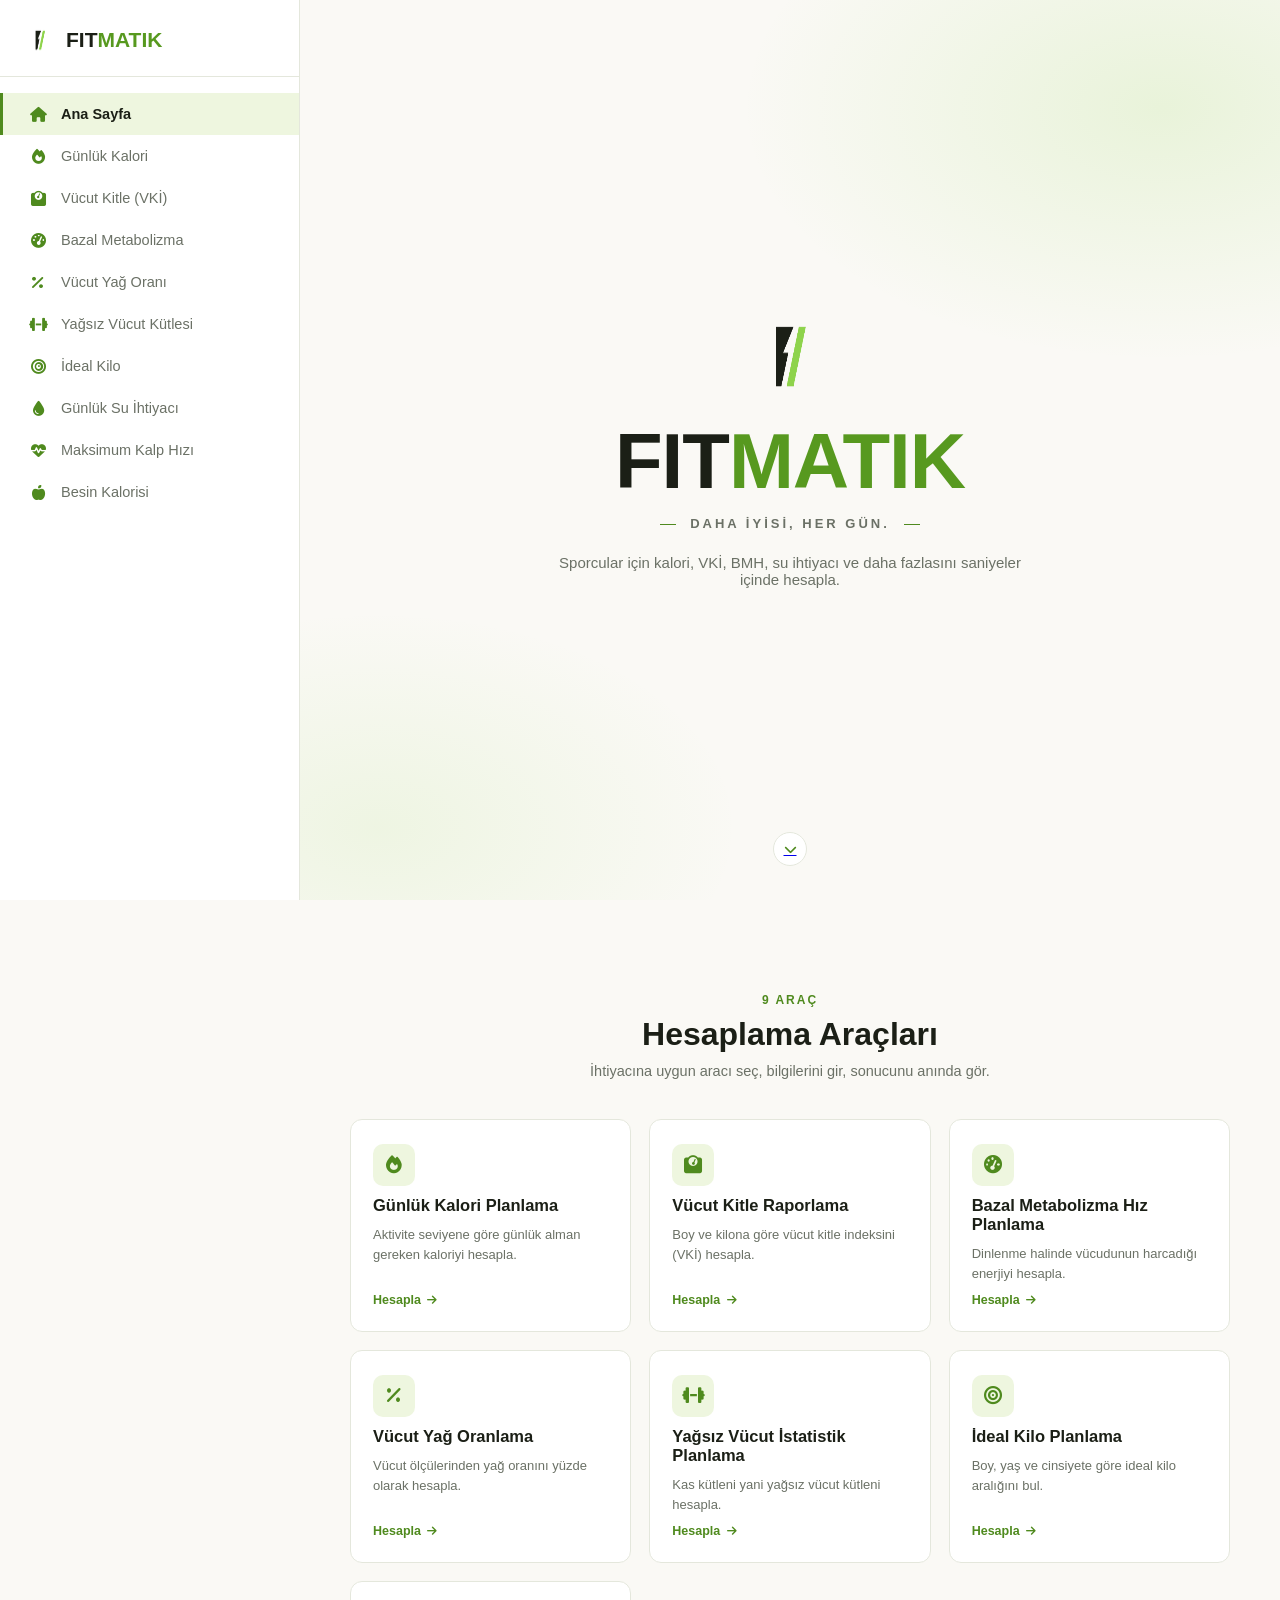
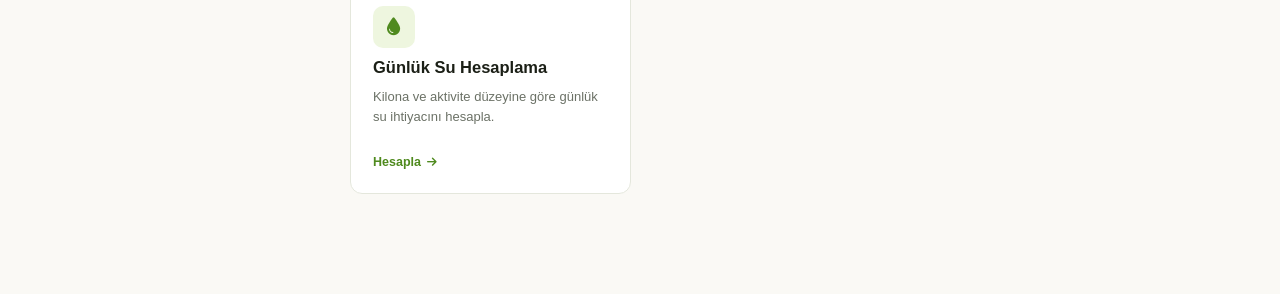
<file: index.html>
<!DOCTYPE html>
<html lang="tr">
<head>
<meta charset="UTF-8">
<meta name="viewport" content="width=device-width, initial-scale=1.0">
<title>Fitmatik — Daha iyisi, her gün.</title>
<link rel="stylesheet" href="https://cdnjs.cloudflare.com/ajax/libs/font-awesome/6.5.1/css/all.min.css">
<link rel="stylesheet" href="style.css">
</head>
<body>
  <div class="sidebar">
    <div class="logo-alan">
      <img src="logo.png" class="logo-sol">
      <span class="logo-yazi">FIT<span class="yesil">MATIK</span></span>
    </div>
    <ul class="menu">
      <li><a href="index.html" class="aktif"><i class="fa-solid fa-house"></i>Ana Sayfa</a></li>
      <li><a href="gunlukkalori/gunlukkalori.html"><i class="fa-solid fa-fire"></i>Günlük Kalori</a></li>
      <li><a href="vki/vki.html"><i class="fa-solid fa-weight-scale"></i>Vücut Kitle (VKİ)</a></li>
      <li><a href="bmh/bmh.html"><i class="fa-solid fa-gauge-high"></i>Bazal Metabolizma</a></li>
      <li><a href="yag-orani/yag-orani.html"><i class="fa-solid fa-percent"></i>Vücut Yağ Oranı</a></li>
      <li><a href="yagsiz-kutle/yagsiz-kutle.html"><i class="fa-solid fa-dumbbell"></i>Yağsız Vücut Kütlesi</a></li>
      <li><a href="ideal-kilo/ideal-kilo.html"><i class="fa-solid fa-bullseye"></i>İdeal Kilo</a></li>
      <li><a href="su-ihtiyaci/su-ihtiyaci.html"><i class="fa-solid fa-droplet"></i>Günlük Su İhtiyacı</a></li>
      <li><a href="kalp-hizi/kalp-hizi.html"><i class="fa-solid fa-heart-pulse"></i>Maksimum Kalp Hızı</a></li>
      <li><a href="besin-kalorisi/besin-kalorisi.html"><i class="fa-solid fa-apple-whole"></i>Besin Kalorisi</a></li>
    </ul>
  </div>
  <div class="icerik">
    <div class="hero">
      <div class="hero-ic">
              <img src="logo.png" class="logo-orta">
        <h1 class="hero-baslik">FIT<span class="yesil">MATIK</span></h1>
        <p class="slogan">Daha iyisi, her gün.</p>
        <p class="hero-aciklama">Sporcular için kalori, VKİ, BMH, su ihtiyacı ve daha fazlasını saniyeler içinde hesapla.</p>
      </div>
      <a href="#araclar" class="asagi-ok">
        <i class="fa-solid fa-chevron-down"></i>
      </a>
    </div>
    <div class="araclar" id="araclar">
      <div class="baslik-alan">
        <span class="etiket">9 ARAÇ</span>
        <h2>Hesaplama Araçları</h2>
        <p>İhtiyacına uygun aracı seç, bilgilerini gir, sonucunu anında gör.</p>
      </div>
      <div class="grid">
        <a href="gunlukkalori/gunlukkalori.html" class="kart">
          <div class="kart-ikon"><i class="fa-solid fa-fire"></i></div>
          <h3>Günlük Kalori Planlama</h3>
          <p>Aktivite seviyene göre günlük alman gereken kaloriyi hesapla.</p>
          <span class="kart-link">Hesapla <i class="fa-solid fa-arrow-right"></i></span>
        </a>
        <a href="vki/vki.html" class="kart">
          <div class="kart-ikon"><i class="fa-solid fa-weight-scale"></i></div>
          <h3>Vücut Kitle Raporlama</h3>
          <p>Boy ve kilona göre vücut kitle indeksini (VKİ) hesapla.</p>
          <span class="kart-link">Hesapla <i class="fa-solid fa-arrow-right"></i></span>
        </a>
        <a href="bmh/bmh.html" class="kart">
          <div class="kart-ikon"><i class="fa-solid fa-gauge-high"></i></div>
          <h3>Bazal Metabolizma Hız Planlama</h3>
          <p>Dinlenme halinde vücudunun harcadığı enerjiyi hesapla.</p>
          <span class="kart-link">Hesapla <i class="fa-solid fa-arrow-right"></i></span>
        </a>
        <a href="yag-orani/yag-orani.html" class="kart">
          <div class="kart-ikon"><i class="fa-solid fa-percent"></i></div>
          <h3>Vücut Yağ Oranlama</h3>
          <p>Vücut ölçülerinden yağ oranını yüzde olarak hesapla.</p>
          <span class="kart-link">Hesapla <i class="fa-solid fa-arrow-right"></i></span>
        </a>
        <a href="yagsiz-kutle/yagsiz-kutle.html" class="kart">
          <div class="kart-ikon"><i class="fa-solid fa-dumbbell"></i></div>
          <h3>Yağsız Vücut İstatistik Planlama</h3>
          <p>Kas kütleni yani yağsız vücut kütleni hesapla.</p>
          <span class="kart-link">Hesapla <i class="fa-solid fa-arrow-right"></i></span>
        </a>
        <a href="ideal-kilo/ideal-kilo.html" class="kart">
          <div class="kart-ikon"><i class="fa-solid fa-bullseye"></i></div>
          <h3>İdeal Kilo Planlama</h3>
          <p>Boy, yaş ve cinsiyete göre ideal kilo aralığını bul.</p>
          <span class="kart-link">Hesapla <i class="fa-solid fa-arrow-right"></i></span>
        </a>
        <a href="su-ihtiyaci/su-ihtiyaci.html" class="kart">
          <div class="kart-ikon"><i class="fa-solid fa-droplet"></i></div>
          <h3>Günlük Su Hesaplama</h3>
          <p>Kilona ve aktivite düzeyine göre günlük su ihtiyacını hesapla.</p>
          <span class="kart-link">Hesapla <i class="fa-solid fa-arrow-right"></i></span>
        </a>
        <a href="kalp-hizi/kalp-hizi.html" class="kart">
          <div class="kart-ikon"><i class="fa-solid fa-heart-pulse"></i></div>
          <h3>Maksimum Kalp Hızı Planlama</h3>
          <p>Yaşına göre maksimum ve hedef kalp hızı aralığını hesapla.</p>
          <span class="kart-link">Hesapla <i class="fa-solid fa-arrow-right"></i></span>
        </a>
        <a href="besin-kalorisi/besin-kalorisi.html" class="kart">
          <div class="kart-ikon"><i class="fa-solid fa-apple-whole"></i></div>
          <h3>Besin Kalorisi</h3>
          <p>Yediğin besinlerin kalori ve makro değerlerini sorgula.</p>
          <span class="kart-link">Hesapla <i class="fa-solid fa-arrow-right"></i></span>
        </a>
      </div>
    </div>
  </div>
  <script src="script.js"></script>
</body>
</html>
</file>
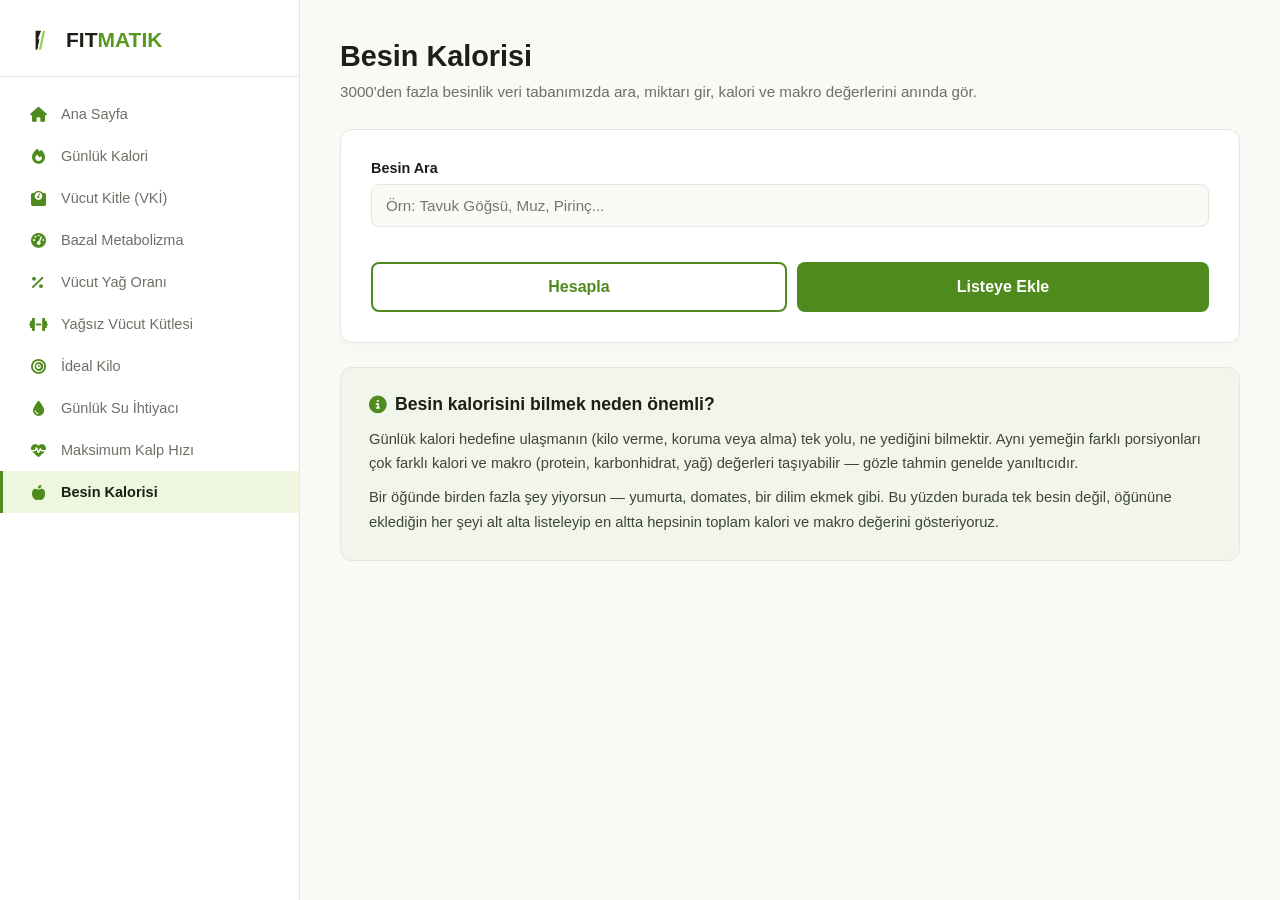
<file: besin-kalorisi/besin-kalorisi.html>
<!DOCTYPE html>
<html lang="tr">
<head>
<meta charset="UTF-8">
<meta name="viewport" content="width=device-width, initial-scale=1.0">
<title>Fitmatik — Besin Kalorisi</title>
<link rel="stylesheet" href="https://cdnjs.cloudflare.com/ajax/libs/font-awesome/6.5.1/css/all.min.css">
<link rel="stylesheet" href="besin-kalorisi.css">
</head>
<body>
  <div class="sidebar">
    <div class="logo-alan">
      <img src="../logo.png" class="logo-sol" alt="Fitmatik Logo">
      <span class="logo-yazi">FIT<span class="yesil">MATIK</span></span>
    </div>
    <ul class="menu">
      <li><a href="../index.html"><i class="fa-solid fa-house"></i>Ana Sayfa</a></li>
      <li><a href="../gunlukkalori/gunlukkalori.html"><i class="fa-solid fa-fire"></i>Günlük Kalori</a></li>
      <li><a href="../vki/vki.html"><i class="fa-solid fa-weight-scale"></i>Vücut Kitle (VKİ)</a></li>
      <li><a href="../bmh/bmh.html"><i class="fa-solid fa-gauge-high"></i>Bazal Metabolizma</a></li>
      <li><a href="../yag-orani/yag-orani.html"><i class="fa-solid fa-percent"></i>Vücut Yağ Oranı</a></li>
      <li><a href="../yagsiz-kutle/yagsiz-kutle.html"><i class="fa-solid fa-dumbbell"></i>Yağsız Vücut Kütlesi</a></li>
      <li><a href="../ideal-kilo/ideal-kilo.html"><i class="fa-solid fa-bullseye"></i>İdeal Kilo</a></li>
      <li><a href="../su-ihtiyaci/su-ihtiyaci.html"><i class="fa-solid fa-droplet"></i>Günlük Su İhtiyacı</a></li>
      <li><a href="../kalp-hizi/kalp-hizi.html"><i class="fa-solid fa-heart-pulse"></i>Maksimum Kalp Hızı</a></li>
      <li><a href="#" class="aktif"><i class="fa-solid fa-apple-whole"></i>Besin Kalorisi</a></li>
    </ul>
  </div>
  <main class="ana-icerik">
    <header class="sayfa-basligi">
      <h1 class="baslik">Besin Kalorisi</h1>
      <p class="aciklama">3000'den fazla besinlik veri tabanımızda ara, miktarı gir, kalori ve makro değerlerini anında gör.</p>
    </header>
    <section class="hesaplama-kutusu">

      <div class="form-grubu">
        <label for="aramaKutusu">Besin Ara</label>
        <input type="text" id="aramaKutusu" placeholder="Örn: Tavuk Göğsü, Muz, Pirinç..." autocomplete="off">
      </div>

      <div id="aramaSonuclari" class="arama-sonuclari"></div>

      <div id="miktarAlani" class="form-satiri gizli">
        <div class="form-grubu">
          <label>Seçili Besin</label>
          <p id="seciliBesinAdi" class="secili-besin">-</p>
        </div>

        <div class="form-grubu">
          <label>Ölçü Birimi</label>
          <div id="birimSecimi" class="birim-secimi gizli">
            <button type="button" class="birim-btn aktif-birim" data-birim="gram">Gram</button>
            <button type="button" class="birim-btn" data-birim="adet">Adet</button>
          </div>
        </div>

        <div class="form-grubu" id="gramGrubu">
          <label for="miktar">Miktar (gram)</label>
          <input type="number" id="miktar" placeholder="Örn: 150" min="1" value="100">
        </div>

        <div class="form-grubu gizli" id="adetGrubu">
          <label for="adetSayisi">Adet</label>
          <input type="number" id="adetSayisi" placeholder="Örn: 2" min="1" step="1" value="1">
        </div>
      </div>

      <div id="butonGrubu" class="buton-grubu gizli">
        <button id="hesaplaBtn" class="ikinci-buton" type="button">Hesapla</button>
        <button id="ekleBtn" class="hesapla-butonu" type="button">Listeye Ekle</button>
      </div>

      <div id="tekSonuc" class="sonuc-alani gizli"></div>

      <div id="ogunListesi" class="ogun-listesi gizli">
        <h3>Eklediklerin</h3>
        <div id="ogunSatirlari"></div>

        <div class="ogun-toplam-satiri">
          <span>TOPLAM</span>
          <span id="toplamKalori">0 kcal</span>
        </div>
        <div class="ogun-detay-toplam">
          <span>Protein: <b id="toplamProtein">0g</b></span>
          <span>Karbonhidrat: <b id="toplamKarb">0g</b></span>
          <span>Yağ: <b id="toplamYag">0g</b></span>
          <span>Lif: <b id="toplamLif">0g</b></span>
        </div>
        <button id="temizleBtn" class="temizle-butonu" type="button">Listeyi Temizle</button>
      </div>
    </section>

    <section class="bilgi-kutusu">
      <h2><i class="fa-solid fa-circle-info"></i>Besin kalorisini bilmek neden önemli?</h2>
      <p>Günlük kalori hedefine ulaşmanın (kilo verme, koruma veya alma) tek yolu, ne yediğini bilmektir. Aynı yemeğin farklı porsiyonları çok farklı kalori ve makro (protein, karbonhidrat, yağ) değerleri taşıyabilir — gözle tahmin genelde yanıltıcıdır.</p>
      <p>Bir öğünde birden fazla şey yiyorsun — yumurta, domates, bir dilim ekmek gibi. Bu yüzden burada tek besin değil, öğününe eklediğin her şeyi alt alta listeleyip en altta hepsinin toplam kalori ve makro değerini gösteriyoruz.</p>
    </section>

  </main>
  <script src="besin-veri.js"></script>
  <script src="besin-kalorisi.js"></script>
</body>
</html>
</file>
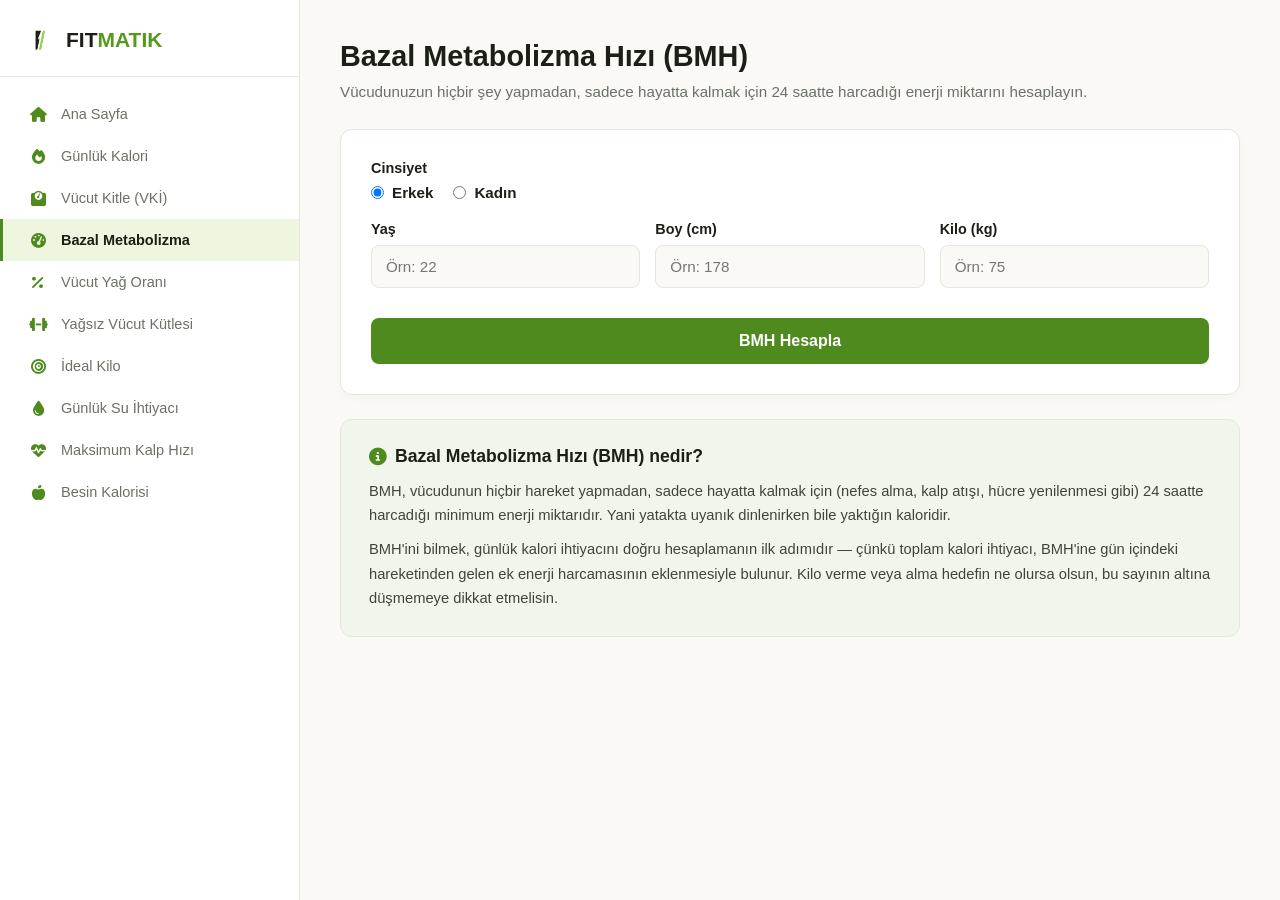
<file: bmh/bmh.html>
<!DOCTYPE html>
<html lang="tr">
<head>
<meta charset="UTF-8">
<meta name="viewport" content="width=device-width, initial-scale=1.0">
<title>Fitmatik — Bazal Metabolizma Hızı</title>
<link rel="stylesheet" href="https://cdnjs.cloudflare.com/ajax/libs/font-awesome/6.5.1/css/all.min.css">
<link rel="stylesheet" href="bmh.css">
</head>
<body>
  <div class="sidebar">
    <div class="logo-alan">
      <img src="../logo.png" class="logo-sol" alt="Fitmatik Logo">
      <span class="logo-yazi">FIT<span class="yesil">MATIK</span></span>
    </div>
    <ul class="menu">
      <li><a href="../index.html"><i class="fa-solid fa-house"></i>Ana Sayfa</a></li>
      <li><a href="../gunlukkalori/gunlukkalori.html"><i class="fa-solid fa-fire"></i>Günlük Kalori</a></li>
      <li><a href="../vki/vki.html"><i class="fa-solid fa-weight-scale"></i>Vücut Kitle (VKİ)</a></li>
      <li><a href="#" class="aktif"><i class="fa-solid fa-gauge-high"></i>Bazal Metabolizma</a></li>
      <li><a href="../yag-orani/yag-orani.html"><i class="fa-solid fa-percent"></i>Vücut Yağ Oranı</a></li>
      <li><a href="../yagsiz-kutle/yagsiz-kutle.html"><i class="fa-solid fa-dumbbell"></i>Yağsız Vücut Kütlesi</a></li>
      <li><a href="../ideal-kilo/ideal-kilo.html"><i class="fa-solid fa-bullseye"></i>İdeal Kilo</a></li>
      <li><a href="../su-ihtiyaci/su-ihtiyaci.html"><i class="fa-solid fa-droplet"></i>Günlük Su İhtiyacı</a></li>
      <li><a href="../kalp-hizi/kalp-hizi.html"><i class="fa-solid fa-heart-pulse"></i>Maksimum Kalp Hızı</a></li>
      <li><a href="../besin-kalorisi/besin-kalorisi.html"><i class="fa-solid fa-apple-whole"></i>Besin Kalorisi</a></li>
    </ul>
  </div>
  <main class="ana-icerik">
    <header class="sayfa-basligi">
      <h1 class="baslik">Bazal Metabolizma Hızı (BMH)</h1>
      <p class="aciklama">Vücudunuzun hiçbir şey yapmadan, sadece hayatta kalmak için 24 saatte harcadığı enerji miktarını hesaplayın.</p>
    </header>
    <section class="hesaplama-kutusu">
      <form id="bmhFormu">
        <div class="form-grubu">
          <label>Cinsiyet</label>
          <div class="cinsiyet-secimi">
            <label><input type="radio" name="cinsiyet" value="erkek" checked> Erkek</label>
            <label><input type="radio" name="cinsiyet" value="kadin"> Kadın</label>
          </div>
        </div>
        <div class="form-satiri">
          <div class="form-grubu">
            <label for="yas">Yaş</label>
            <input type="number" id="yas" placeholder="Örn: 22" min="10" max="120" required>
          </div>
          <div class="form-grubu">
            <label for="boy">Boy (cm)</label>
            <input type="number" id="boy" placeholder="Örn: 178" min="50" max="250" required>
          </div>
          <div class="form-grubu">
            <label for="kilo">Kilo (kg)</label>
            <input type="number" id="kilo" placeholder="Örn: 75" min="20" max="300" step="0.1" required>
          </div>
        </div>
        <button type="submit" class="hesapla-butonu">BMH Hesapla</button>
      </form>
      <div id="sonuclar" class="sonuc-alani gizli"></div>
    </section>

    <section class="bilgi-kutusu">
      <h2><i class="fa-solid fa-circle-info"></i>Bazal Metabolizma Hızı (BMH) nedir?</h2>
      <p>BMH, vücudunun hiçbir hareket yapmadan, sadece hayatta kalmak için (nefes alma, kalp atışı, hücre yenilenmesi gibi) 24 saatte harcadığı minimum enerji miktarıdır. Yani yatakta uyanık dinlenirken bile yaktığın kaloridir.</p>
      <p>BMH'ini bilmek, günlük kalori ihtiyacını doğru hesaplamanın ilk adımıdır — çünkü toplam kalori ihtiyacı, BMH'ine gün içindeki hareketinden gelen ek enerji harcamasının eklenmesiyle bulunur. Kilo verme veya alma hedefin ne olursa olsun, bu sayının altına düşmemeye dikkat etmelisin.</p>
    </section>

  </main>
  <script src="bmh.js"></script>
</body>
</html>
</file>
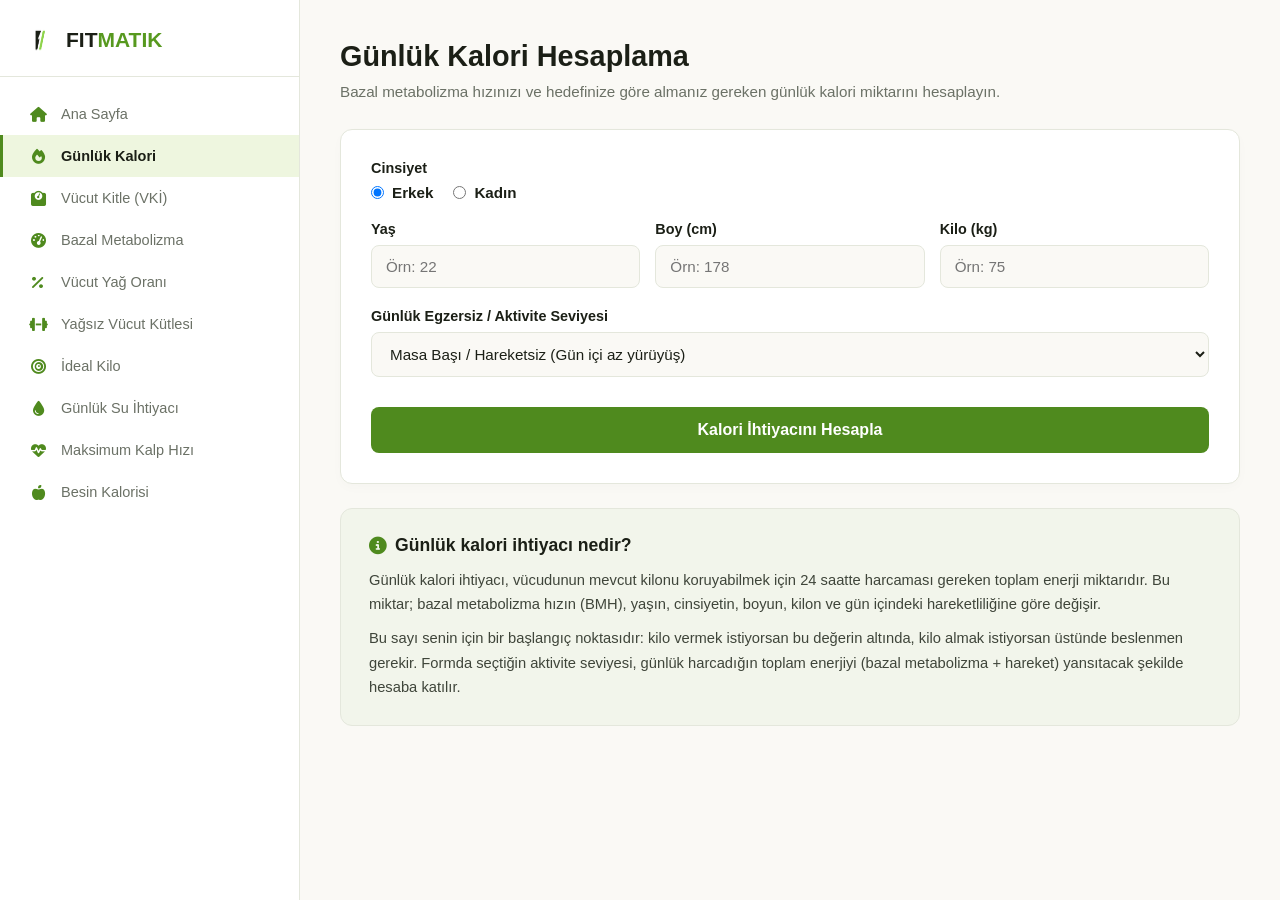
<file: gunlukkalori/gunlukkalori.html>
<!DOCTYPE html>
<html lang="tr">
<head>
<meta charset="UTF-8">
<meta name="viewport" content="width=device-width, initial-scale=1.0">
<title>Fitmatik — Daha iyisi, her gün.</title>
<link rel="stylesheet" href="https://cdnjs.cloudflare.com/ajax/libs/font-awesome/6.5.1/css/all.min.css">
<link rel="stylesheet" href="gunlukkalori.css">
</head>
<body>
  <div class="sidebar">
    <div class="logo-alan">
      <img src="../logo.png" class="logo-sol">
      <span class="logo-yazi">FIT<span class="yesil">MATIK</span></span>
    </div>
    <ul class="menu">
      <li><a href="../index.html"><i class="fa-solid fa-house"></i>Ana Sayfa</a></li>
      <li><a href="#" class="aktif"><i class="fa-solid fa-fire"></i>Günlük Kalori</a></li>
      <li><a href="../vki/vki.html"><i class="fa-solid fa-weight-scale"></i>Vücut Kitle (VKİ)</a></li>
      <li><a href="../bmh/bmh.html"><i class="fa-solid fa-gauge-high"></i>Bazal Metabolizma</a></li>
      <li><a href="../yag-orani/yag-orani.html"><i class="fa-solid fa-percent"></i>Vücut Yağ Oranı</a></li>
      <li><a href="../yagsiz-kutle/yagsiz-kutle.html"><i class="fa-solid fa-dumbbell"></i>Yağsız Vücut Kütlesi</a></li>
      <li><a href="../ideal-kilo/ideal-kilo.html"><i class="fa-solid fa-bullseye"></i>İdeal Kilo</a></li>
      <li><a href="../su-ihtiyaci/su-ihtiyaci.html"><i class="fa-solid fa-droplet"></i>Günlük Su İhtiyacı</a></li>
      <li><a href="../kalp-hizi/kalp-hizi.html"><i class="fa-solid fa-heart-pulse"></i>Maksimum Kalp Hızı</a></li>
      <li><a href="../besin-kalorisi/besin-kalorisi.html"><i class="fa-solid fa-apple-whole"></i>Besin Kalorisi</a></li>
    </ul>
  </div>
  <main class="ana-icerik">
    <header class="sayfa-basligi">
      <h1 class="baslik">Günlük Kalori Hesaplama</h1>
      <p class="aciklama">Bazal metabolizma hızınızı ve hedefinize göre almanız gereken günlük kalori miktarını hesaplayın.</p>
    </header>
    <section class="hesaplama-kutusu">
      <form id="kaloriFormu">
        <div class="form-grubu">
          <label>Cinsiyet</label>
          <div class="cinsiyet-secimi">
            <label><input type="radio" name="cinsiyet" value="erkek" checked> Erkek</label>
            <label><input type="radio" name="cinsiyet" value="kadin"> Kadın</label>
          </div>
        </div>
        <div class="form-satiri">
          <div class="form-grubu">
            <label for="yas">Yaş</label>
            <input type="number" id="yas" placeholder="Örn: 22" min="10" max="120" required>
          </div>
          <div class="form-grubu">
            <label for="boy">Boy (cm)</label>
            <input type="number" id="boy" placeholder="Örn: 178" min="50" max="250" required>
          </div>
          <div class="form-grubu">
            <label for="kilo">Kilo (kg)</label>
            <input type="number" id="kilo" placeholder="Örn: 75" min="20" max="300" step="0.1" required>
          </div>
        </div>
        <div class="form-grubu">
            <label for="aktivite">Günlük Egzersiz / Aktivite Seviyesi</label>
            <select id="aktivite" required>
                <option value="1.2" selected>Masa Başı / Hareketsiz (Gün içi az yürüyüş)</option>
                <option value="1.3">Hafif Aktif (Haftada 1-3 gün hafif egzersiz)</option>
                <option value="1.425">Orta Aktif (Haftada 3-5 gün düzenli antrenman)</option>
                <option value="1.55">Yüksek Aktif (Haftada 6-7 gün ağır spor / ayakta iş)</option>
                <option value="1.75">Aşırı Aktif (Profesyonel sporcu / beden işçisi)</option>
            </select>
        </div>
        <button type="submit" class="hesapla-butonu">Kalori İhtiyacını Hesapla</button>
      </form>
      <div id="sonuclar" class="sonuc-alani gizli"></div>
    </section>

    <section class="bilgi-kutusu">
      <h2><i class="fa-solid fa-circle-info"></i>Günlük kalori ihtiyacı nedir?</h2>
      <p>Günlük kalori ihtiyacı, vücudunun mevcut kilonu koruyabilmek için 24 saatte harcaması gereken toplam enerji miktarıdır. Bu miktar; bazal metabolizma hızın (BMH), yaşın, cinsiyetin, boyun, kilon ve gün içindeki hareketliliğine göre değişir.</p>
      <p>Bu sayı senin için bir başlangıç noktasıdır: kilo vermek istiyorsan bu değerin altında, kilo almak istiyorsan üstünde beslenmen gerekir. Formda seçtiğin aktivite seviyesi, günlük harcadığın toplam enerjiyi (bazal metabolizma + hareket) yansıtacak şekilde hesaba katılır.</p>
    </section>

  </main>
  <script src="gunlukkalori.js"></script>
</body>
</html>
</file>
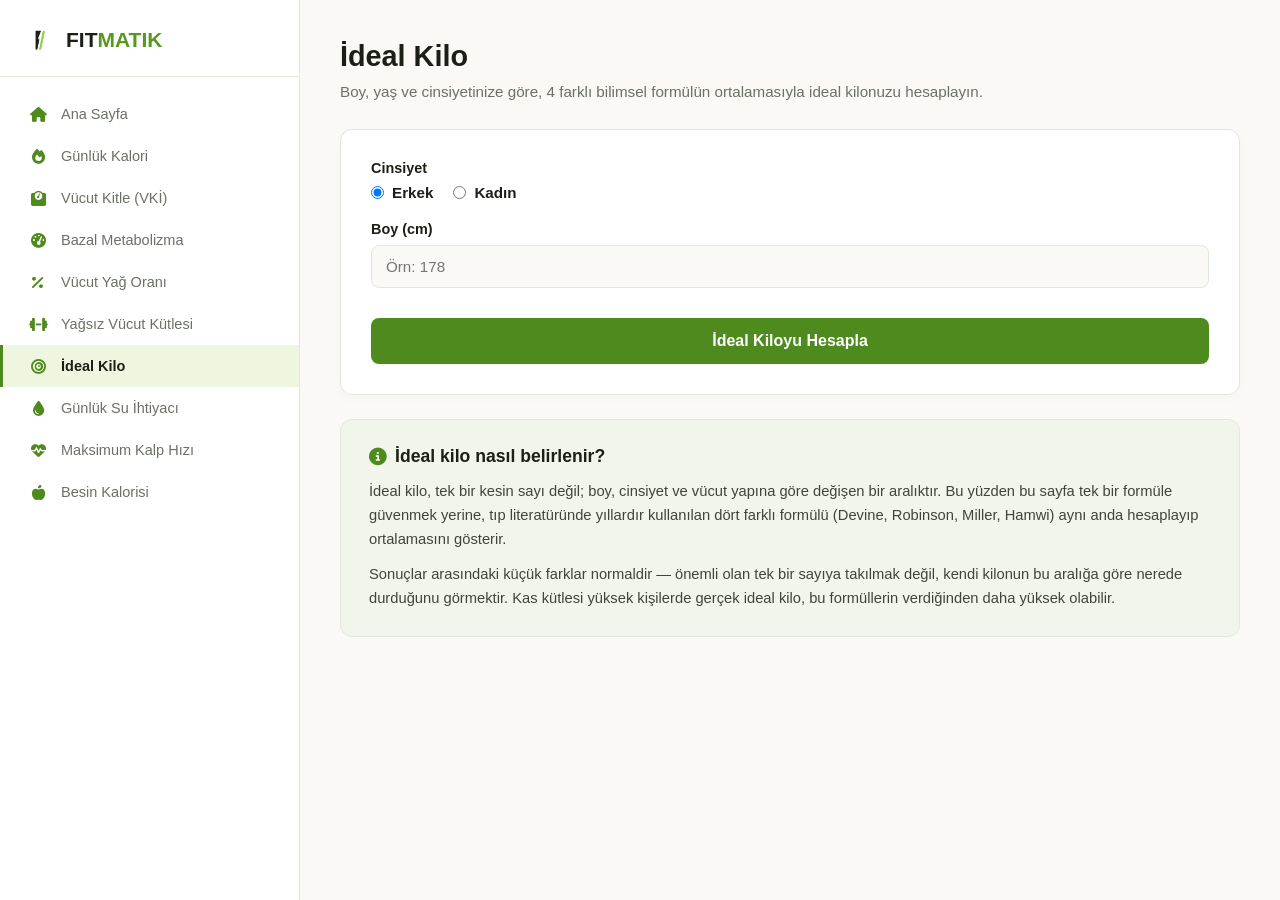
<file: ideal-kilo/ideal-kilo.html>
<!DOCTYPE html>
<html lang="tr">
<head>
<meta charset="UTF-8">
<meta name="viewport" content="width=device-width, initial-scale=1.0">
<title>Fitmatik — İdeal Kilo</title>
<link rel="stylesheet" href="https://cdnjs.cloudflare.com/ajax/libs/font-awesome/6.5.1/css/all.min.css">
<link rel="stylesheet" href="ideal-kilo.css">
</head>
<body>
  <div class="sidebar">
    <div class="logo-alan">
      <img src="../logo.png" class="logo-sol" alt="Fitmatik Logo">
      <span class="logo-yazi">FIT<span class="yesil">MATIK</span></span>
    </div>
    <ul class="menu">
      <li><a href="../index.html"><i class="fa-solid fa-house"></i>Ana Sayfa</a></li>
      <li><a href="../gunlukkalori/gunlukkalori.html"><i class="fa-solid fa-fire"></i>Günlük Kalori</a></li>
      <li><a href="../vki/vki.html"><i class="fa-solid fa-weight-scale"></i>Vücut Kitle (VKİ)</a></li>
      <li><a href="../bmh/bmh.html"><i class="fa-solid fa-gauge-high"></i>Bazal Metabolizma</a></li>
      <li><a href="../yag-orani/yag-orani.html"><i class="fa-solid fa-percent"></i>Vücut Yağ Oranı</a></li>
      <li><a href="../yagsiz-kutle/yagsiz-kutle.html"><i class="fa-solid fa-dumbbell"></i>Yağsız Vücut Kütlesi</a></li>
      <li><a href="#" class="aktif"><i class="fa-solid fa-bullseye"></i>İdeal Kilo</a></li>
      <li><a href="../su-ihtiyaci/su-ihtiyaci.html"><i class="fa-solid fa-droplet"></i>Günlük Su İhtiyacı</a></li>
      <li><a href="../kalp-hizi/kalp-hizi.html"><i class="fa-solid fa-heart-pulse"></i>Maksimum Kalp Hızı</a></li>
      <li><a href="../besin-kalorisi/besin-kalorisi.html"><i class="fa-solid fa-apple-whole"></i>Besin Kalorisi</a></li>
    </ul>
  </div>
  <main class="ana-icerik">
    <header class="sayfa-basligi">
      <h1 class="baslik">İdeal Kilo</h1>
      <p class="aciklama">Boy, yaş ve cinsiyetinize göre, 4 farklı bilimsel formülün ortalamasıyla ideal kilonuzu hesaplayın.</p>
    </header>
    <section class="hesaplama-kutusu">
      <form id="idealFormu">
        <div class="form-grubu">
          <label>Cinsiyet</label>
          <div class="cinsiyet-secimi">
            <label><input type="radio" name="cinsiyet" value="erkek" checked> Erkek</label>
            <label><input type="radio" name="cinsiyet" value="kadin"> Kadın</label>
          </div>
        </div>
        <div class="form-satiri">
          <div class="form-grubu">
            <label for="boy">Boy (cm)</label>
            <input type="number" id="boy" placeholder="Örn: 178" min="140" max="220" required>
          </div>
        </div>
        <button type="submit" class="hesapla-butonu">İdeal Kiloyu Hesapla</button>
      </form>
      <div id="sonuclar" class="sonuc-alani gizli"></div>
    </section>

    <section class="bilgi-kutusu">
      <h2><i class="fa-solid fa-circle-info"></i>İdeal kilo nasıl belirlenir?</h2>
      <p>İdeal kilo, tek bir kesin sayı değil; boy, cinsiyet ve vücut yapına göre değişen bir aralıktır. Bu yüzden bu sayfa tek bir formüle güvenmek yerine, tıp literatüründe yıllardır kullanılan dört farklı formülü (Devine, Robinson, Miller, Hamwi) aynı anda hesaplayıp ortalamasını gösterir.</p>
      <p>Sonuçlar arasındaki küçük farklar normaldir — önemli olan tek bir sayıya takılmak değil, kendi kilonun bu aralığa göre nerede durduğunu görmektir. Kas kütlesi yüksek kişilerde gerçek ideal kilo, bu formüllerin verdiğinden daha yüksek olabilir.</p>
    </section>

  </main>
  <script src="ideal-kilo.js"></script>
</body>
</html>
</file>
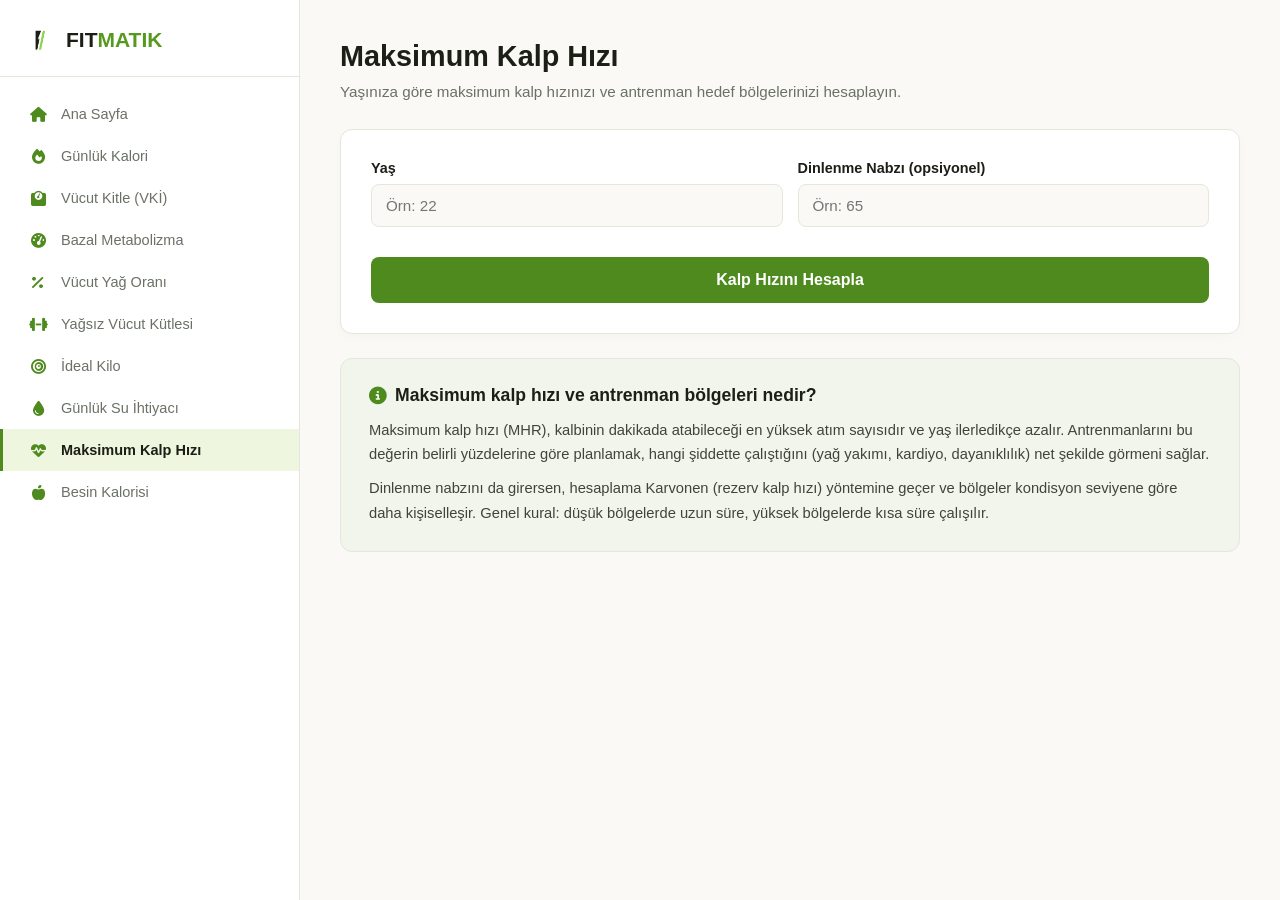
<file: kalp-hizi/kalp-hizi.html>
<!DOCTYPE html>
<html lang="tr">
<head>
<meta charset="UTF-8">
<meta name="viewport" content="width=device-width, initial-scale=1.0">
<title>Fitmatik — Maksimum Kalp Hızı</title>
<link rel="stylesheet" href="https://cdnjs.cloudflare.com/ajax/libs/font-awesome/6.5.1/css/all.min.css">
<link rel="stylesheet" href="kalp-hizi.css">
</head>
<body>
  <div class="sidebar">
    <div class="logo-alan">
      <img src="../logo.png" class="logo-sol" alt="Fitmatik Logo">
      <span class="logo-yazi">FIT<span class="yesil">MATIK</span></span>
    </div>
    <ul class="menu">
      <li><a href="../index.html"><i class="fa-solid fa-house"></i>Ana Sayfa</a></li>
      <li><a href="../gunlukkalori/gunlukkalori.html"><i class="fa-solid fa-fire"></i>Günlük Kalori</a></li>
      <li><a href="../vki/vki.html"><i class="fa-solid fa-weight-scale"></i>Vücut Kitle (VKİ)</a></li>
      <li><a href="../bmh/bmh.html"><i class="fa-solid fa-gauge-high"></i>Bazal Metabolizma</a></li>
      <li><a href="../yag-orani/yag-orani.html"><i class="fa-solid fa-percent"></i>Vücut Yağ Oranı</a></li>
      <li><a href="../yagsiz-kutle/yagsiz-kutle.html"><i class="fa-solid fa-dumbbell"></i>Yağsız Vücut Kütlesi</a></li>
      <li><a href="../ideal-kilo/ideal-kilo.html"><i class="fa-solid fa-bullseye"></i>İdeal Kilo</a></li>
      <li><a href="../su-ihtiyaci/su-ihtiyaci.html"><i class="fa-solid fa-droplet"></i>Günlük Su İhtiyacı</a></li>
      <li><a href="#" class="aktif"><i class="fa-solid fa-heart-pulse"></i>Maksimum Kalp Hızı</a></li>
      <li><a href="../besin-kalorisi/besin-kalorisi.html"><i class="fa-solid fa-apple-whole"></i>Besin Kalorisi</a></li>
    </ul>
  </div>
  <main class="ana-icerik">
    <header class="sayfa-basligi">
      <h1 class="baslik">Maksimum Kalp Hızı</h1>
      <p class="aciklama">Yaşınıza göre maksimum kalp hızınızı ve antrenman hedef bölgelerinizi hesaplayın.</p>
    </header>
    <section class="hesaplama-kutusu">
      <form id="kalpFormu">
        <div class="form-satiri">
          <div class="form-grubu">
            <label for="yas">Yaş</label>
            <input type="number" id="yas" placeholder="Örn: 22" min="10" max="100" required>
          </div>
          <div class="form-grubu">
            <label for="dinlenme">Dinlenme Nabzı (opsiyonel)</label>
            <input type="number" id="dinlenme" placeholder="Örn: 65" min="30" max="120">
          </div>
        </div>
        <button type="submit" class="hesapla-butonu">Kalp Hızını Hesapla</button>
      </form>
      <div id="sonuclar" class="sonuc-alani gizli"></div>
    </section>

    <section class="bilgi-kutusu">
      <h2><i class="fa-solid fa-circle-info"></i>Maksimum kalp hızı ve antrenman bölgeleri nedir?</h2>
      <p>Maksimum kalp hızı (MHR), kalbinin dakikada atabileceği en yüksek atım sayısıdır ve yaş ilerledikçe azalır. Antrenmanlarını bu değerin belirli yüzdelerine göre planlamak, hangi şiddette çalıştığını (yağ yakımı, kardiyo, dayanıklılık) net şekilde görmeni sağlar.</p>
      <p>Dinlenme nabzını da girersen, hesaplama Karvonen (rezerv kalp hızı) yöntemine geçer ve bölgeler kondisyon seviyene göre daha kişiselleşir. Genel kural: düşük bölgelerde uzun süre, yüksek bölgelerde kısa süre çalışılır.</p>
    </section>

  </main>
  <script src="kalp-hizi.js"></script>
</body>
</html>
</file>
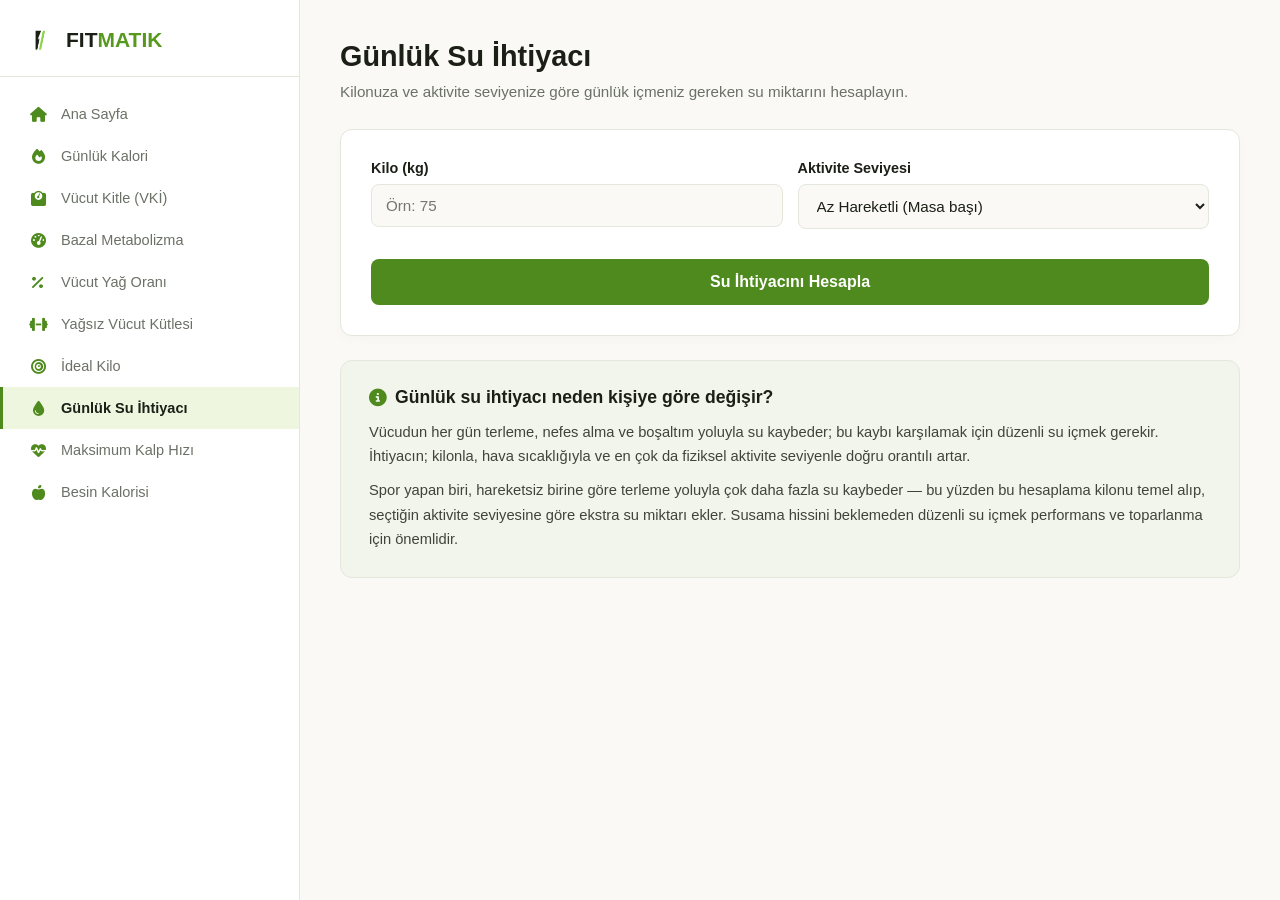
<file: su-ihtiyaci/su-ihtiyaci.html>
<!DOCTYPE html>
<html lang="tr">
<head>
<meta charset="UTF-8">
<meta name="viewport" content="width=device-width, initial-scale=1.0">
<title>Fitmatik — Günlük Su İhtiyacı</title>
<link rel="stylesheet" href="https://cdnjs.cloudflare.com/ajax/libs/font-awesome/6.5.1/css/all.min.css">
<link rel="stylesheet" href="su-ihtiyaci.css">
</head>
<body>
  <div class="sidebar">
    <div class="logo-alan">
      <img src="../logo.png" class="logo-sol" alt="Fitmatik Logo">
      <span class="logo-yazi">FIT<span class="yesil">MATIK</span></span>
    </div>
    <ul class="menu">
      <li><a href="../index.html"><i class="fa-solid fa-house"></i>Ana Sayfa</a></li>
      <li><a href="../gunlukkalori/gunlukkalori.html"><i class="fa-solid fa-fire"></i>Günlük Kalori</a></li>
      <li><a href="../vki/vki.html"><i class="fa-solid fa-weight-scale"></i>Vücut Kitle (VKİ)</a></li>
      <li><a href="../bmh/bmh.html"><i class="fa-solid fa-gauge-high"></i>Bazal Metabolizma</a></li>
      <li><a href="../yag-orani/yag-orani.html"><i class="fa-solid fa-percent"></i>Vücut Yağ Oranı</a></li>
      <li><a href="../yagsiz-kutle/yagsiz-kutle.html"><i class="fa-solid fa-dumbbell"></i>Yağsız Vücut Kütlesi</a></li>
      <li><a href="../ideal-kilo/ideal-kilo.html"><i class="fa-solid fa-bullseye"></i>İdeal Kilo</a></li>
      <li><a href="#" class="aktif"><i class="fa-solid fa-droplet"></i>Günlük Su İhtiyacı</a></li>
      <li><a href="../kalp-hizi/kalp-hizi.html"><i class="fa-solid fa-heart-pulse"></i>Maksimum Kalp Hızı</a></li>
      <li><a href="../besin-kalorisi/besin-kalorisi.html"><i class="fa-solid fa-apple-whole"></i>Besin Kalorisi</a></li>
    </ul>
  </div>
  <main class="ana-icerik">
    <header class="sayfa-basligi">
      <h1 class="baslik">Günlük Su İhtiyacı</h1>
      <p class="aciklama">Kilonuza ve aktivite seviyenize göre günlük içmeniz gereken su miktarını hesaplayın.</p>
    </header>
    <section class="hesaplama-kutusu">
      <form id="suFormu">
        <div class="form-satiri">
          <div class="form-grubu">
            <label for="kilo">Kilo (kg)</label>
            <input type="number" id="kilo" placeholder="Örn: 75" min="20" max="300" step="0.1" required>
          </div>
          <div class="form-grubu">
            <label for="aktivite">Aktivite Seviyesi</label>
            <select id="aktivite" required>
              <option value="0" selected>Az Hareketli (Masa başı)</option>
              <option value="350">Orta Hareketli (Haftada 2-4 gün spor)</option>
              <option value="700">Çok Hareketli (Her gün yoğun antrenman)</option>
            </select>
          </div>
        </div>
        <button type="submit" class="hesapla-butonu">Su İhtiyacını Hesapla</button>
      </form>
      <div id="sonuclar" class="sonuc-alani gizli"></div>
    </section>

    <section class="bilgi-kutusu">
      <h2><i class="fa-solid fa-circle-info"></i>Günlük su ihtiyacı neden kişiye göre değişir?</h2>
      <p>Vücudun her gün terleme, nefes alma ve boşaltım yoluyla su kaybeder; bu kaybı karşılamak için düzenli su içmek gerekir. İhtiyacın; kilonla, hava sıcaklığıyla ve en çok da fiziksel aktivite seviyenle doğru orantılı artar.</p>
      <p>Spor yapan biri, hareketsiz birine göre terleme yoluyla çok daha fazla su kaybeder — bu yüzden bu hesaplama kilonu temel alıp, seçtiğin aktivite seviyesine göre ekstra su miktarı ekler. Susama hissini beklemeden düzenli su içmek performans ve toparlanma için önemlidir.</p>
    </section>

  </main>
  <script src="su-ihtiyaci.js"></script>
</body>
</html>
</file>
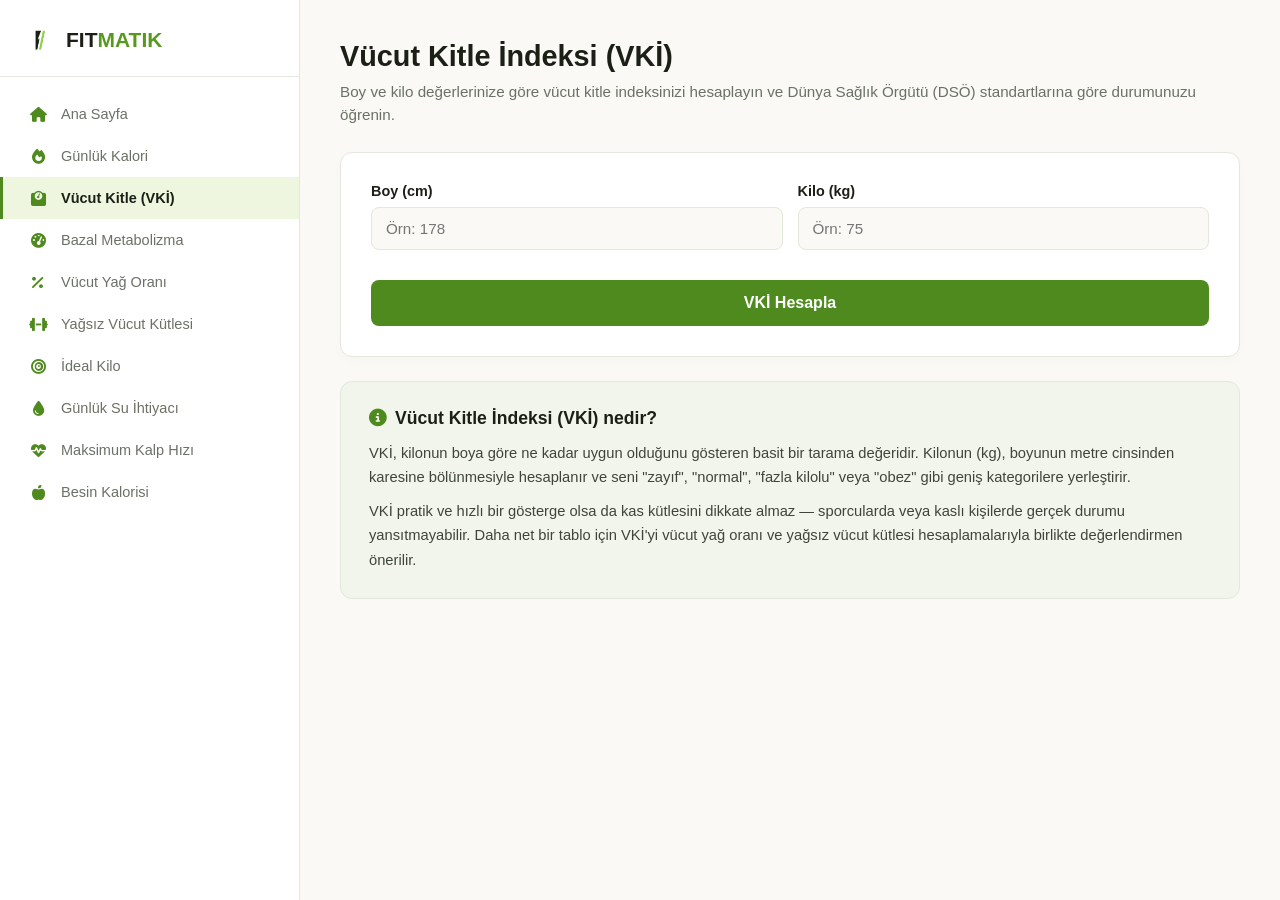
<file: vki/vki.html>
<!DOCTYPE html>
<html lang="tr">
<head>
  <meta charset="UTF-8">
  <meta name="viewport" content="width=device-width, initial-scale=1.0">
  <title>Fitmatik — Vücut Kitle İndeksi (VKİ)</title>
  <link rel="stylesheet" href="https://cdnjs.cloudflare.com/ajax/libs/font-awesome/6.5.1/css/all.min.css">
  <link rel="stylesheet" href="vki.css">
</head>
<body>
  <div class="sidebar">
    <div class="logo-alan">
      <img src="../logo.png" class="logo-sol" alt="Fitmatik Logo">
      <span class="logo-yazi">FIT<span class="yesil">MATIK</span></span>
    </div>
    <ul class="menu">
      <li><a href="../index.html"><i class="fa-solid fa-house"></i>Ana Sayfa</a></li>
      <li><a href="../gunlukkalori/gunlukkalori.html"><i class="fa-solid fa-fire"></i>Günlük Kalori</a></li>
      <li><a href="#" class="aktif"><i class="fa-solid fa-weight-scale"></i>Vücut Kitle (VKİ)</a></li>
      <li><a href="../bmh/bmh.html"><i class="fa-solid fa-gauge-high"></i>Bazal Metabolizma</a></li>
      <li><a href="../yag-orani/yag-orani.html"><i class="fa-solid fa-percent"></i>Vücut Yağ Oranı</a></li>
      <li><a href="../yagsiz-kutle/yagsiz-kutle.html"><i class="fa-solid fa-dumbbell"></i>Yağsız Vücut Kütlesi</a></li>
      <li><a href="../ideal-kilo/ideal-kilo.html"><i class="fa-solid fa-bullseye"></i>İdeal Kilo</a></li>
      <li><a href="../su-ihtiyaci/su-ihtiyaci.html"><i class="fa-solid fa-droplet"></i>Günlük Su İhtiyacı</a></li>
      <li><a href="../kalp-hizi/kalp-hizi.html"><i class="fa-solid fa-heart-pulse"></i>Maksimum Kalp Hızı</a></li>
      <li><a href="../besin-kalorisi/besin-kalorisi.html"><i class="fa-solid fa-apple-whole"></i>Besin Kalorisi</a></li>
    </ul>
  </div>
  <main class="ana-icerik">
    <header class="sayfa-basligi">
      <h1 class="baslik">Vücut Kitle İndeksi (VKİ)</h1>
      <p class="aciklama">Boy ve kilo değerlerinize göre vücut kitle indeksinizi hesaplayın ve Dünya Sağlık Örgütü (DSÖ) standartlarına göre durumunuzu öğrenin.</p>
    </header>
    <section class="hesaplama-kutusu">
      <form id="vkiFormu">
        <div class="form-satiri">
          <div class="form-grubu">
            <label for="boy">Boy (cm)</label>
            <input type="number" id="boy" placeholder="Örn: 178" min="50" max="250" required>
          </div>
          <div class="form-grubu">
            <label for="kilo">Kilo (kg)</label>
            <input type="number" id="kilo" placeholder="Örn: 75" min="20" max="300" step="0.1" required>
          </div>
        </div>
        <button type="submit" class="hesapla-butonu">VKİ Hesapla</button>
      </form>
      <div id="sonuclar" class="sonuc-alani gizli"></div>
    </section>

    <section class="bilgi-kutusu">
      <h2><i class="fa-solid fa-circle-info"></i>Vücut Kitle İndeksi (VKİ) nedir?</h2>
      <p>VKİ, kilonun boya göre ne kadar uygun olduğunu gösteren basit bir tarama değeridir. Kilonun (kg), boyunun metre cinsinden karesine bölünmesiyle hesaplanır ve seni "zayıf", "normal", "fazla kilolu" veya "obez" gibi geniş kategorilere yerleştirir.</p>
      <p>VKİ pratik ve hızlı bir gösterge olsa da kas kütlesini dikkate almaz — sporcularda veya kaslı kişilerde gerçek durumu yansıtmayabilir. Daha net bir tablo için VKİ'yi vücut yağ oranı ve yağsız vücut kütlesi hesaplamalarıyla birlikte değerlendirmen önerilir.</p>
    </section>

  </main>
  <script src="vki.js"></script>
</body>
</html>
</file>
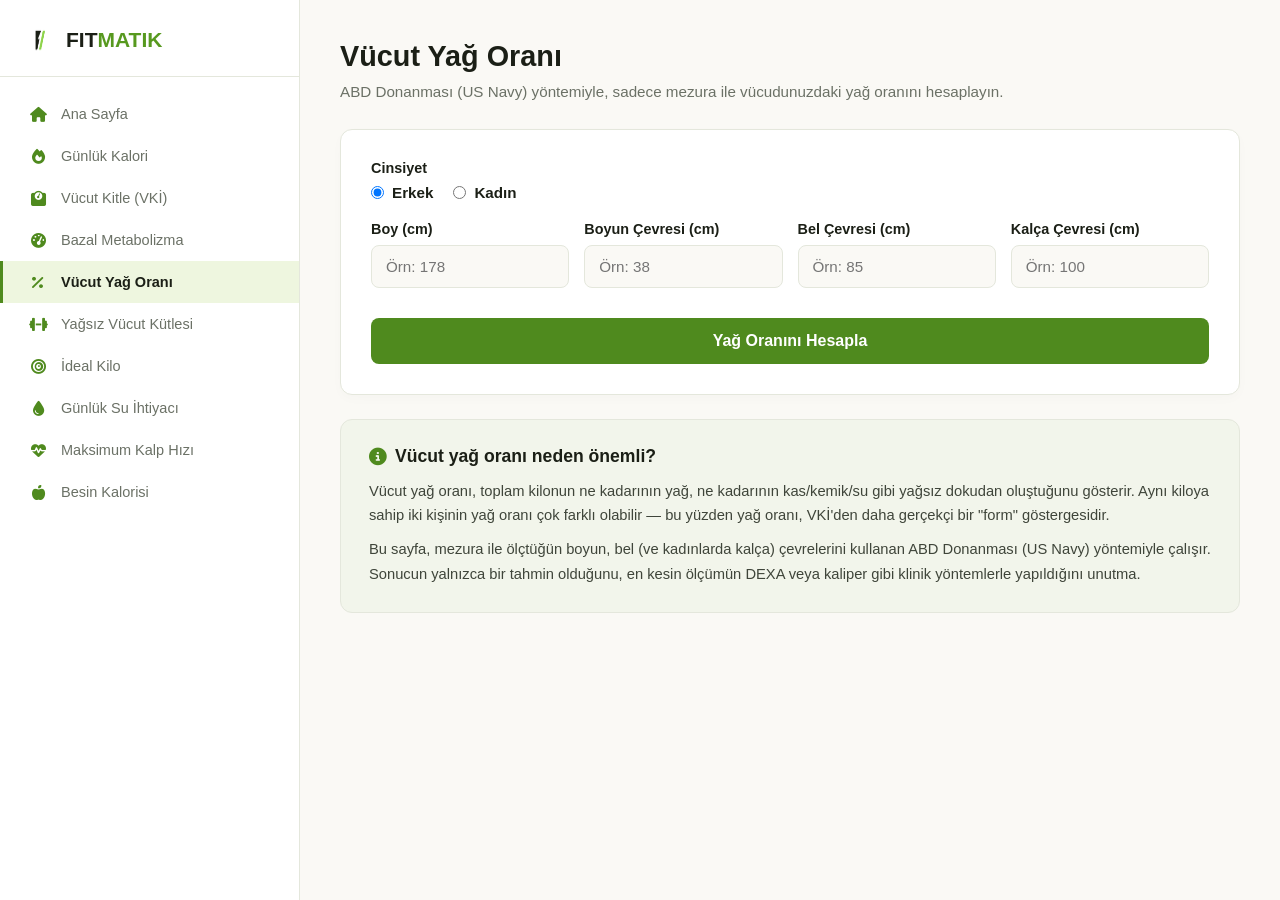
<file: yag-orani/yag-orani.html>
<!DOCTYPE html>
<html lang="tr">
<head>
<meta charset="UTF-8">
<meta name="viewport" content="width=device-width, initial-scale=1.0">
<title>Fitmatik — Vücut Yağ Oranı</title>
<link rel="stylesheet" href="https://cdnjs.cloudflare.com/ajax/libs/font-awesome/6.5.1/css/all.min.css">
<link rel="stylesheet" href="yag-orani.css">
</head>
<body>
  <div class="sidebar">
    <div class="logo-alan">
      <img src="../logo.png" class="logo-sol" alt="Fitmatik Logo">
      <span class="logo-yazi">FIT<span class="yesil">MATIK</span></span>
    </div>
    <ul class="menu">
      <li><a href="../index.html"><i class="fa-solid fa-house"></i>Ana Sayfa</a></li>
      <li><a href="../gunlukkalori/gunlukkalori.html"><i class="fa-solid fa-fire"></i>Günlük Kalori</a></li>
      <li><a href="../vki/vki.html"><i class="fa-solid fa-weight-scale"></i>Vücut Kitle (VKİ)</a></li>
      <li><a href="../bmh/bmh.html"><i class="fa-solid fa-gauge-high"></i>Bazal Metabolizma</a></li>
      <li><a href="#" class="aktif"><i class="fa-solid fa-percent"></i>Vücut Yağ Oranı</a></li>
      <li><a href="../yagsiz-kutle/yagsiz-kutle.html"><i class="fa-solid fa-dumbbell"></i>Yağsız Vücut Kütlesi</a></li>
      <li><a href="../ideal-kilo/ideal-kilo.html"><i class="fa-solid fa-bullseye"></i>İdeal Kilo</a></li>
      <li><a href="../su-ihtiyaci/su-ihtiyaci.html"><i class="fa-solid fa-droplet"></i>Günlük Su İhtiyacı</a></li>
      <li><a href="../kalp-hizi/kalp-hizi.html"><i class="fa-solid fa-heart-pulse"></i>Maksimum Kalp Hızı</a></li>
      <li><a href="../besin-kalorisi/besin-kalorisi.html"><i class="fa-solid fa-apple-whole"></i>Besin Kalorisi</a></li>
    </ul>
  </div>
  <main class="ana-icerik">
    <header class="sayfa-basligi">
      <h1 class="baslik">Vücut Yağ Oranı</h1>
      <p class="aciklama">ABD Donanması (US Navy) yöntemiyle, sadece mezura ile vücudunuzdaki yağ oranını hesaplayın.</p>
    </header>
    <section class="hesaplama-kutusu">
      <form id="yagFormu">
        <div class="form-grubu">
          <label>Cinsiyet</label>
          <div class="cinsiyet-secimi">
            <label><input type="radio" name="cinsiyet" value="erkek" checked> Erkek</label>
            <label><input type="radio" name="cinsiyet" value="kadin"> Kadın</label>
          </div>
        </div>
        <div class="form-satiri">
          <div class="form-grubu">
            <label for="boy">Boy (cm)</label>
            <input type="number" id="boy" placeholder="Örn: 178" min="50" max="250" required>
          </div>
          <div class="form-grubu">
            <label for="boyun">Boyun Çevresi (cm)</label>
            <input type="number" id="boyun" placeholder="Örn: 38" min="20" max="80" step="0.1" required>
          </div>
          <div class="form-grubu">
            <label for="bel">Bel Çevresi (cm)</label>
            <input type="number" id="bel" placeholder="Örn: 85" min="40" max="200" step="0.1" required>
          </div>
          <div class="form-grubu">
            <label for="kalca">Kalça Çevresi (cm)</label>
            <input type="number" id="kalca" placeholder="Örn: 100" min="40" max="200" step="0.1">
          </div>
        </div>
        <button type="submit" class="hesapla-butonu">Yağ Oranını Hesapla</button>
      </form>
      <div id="sonuclar" class="sonuc-alani gizli"></div>
    </section>

    <section class="bilgi-kutusu">
      <h2><i class="fa-solid fa-circle-info"></i>Vücut yağ oranı neden önemli?</h2>
      <p>Vücut yağ oranı, toplam kilonun ne kadarının yağ, ne kadarının kas/kemik/su gibi yağsız dokudan oluştuğunu gösterir. Aynı kiloya sahip iki kişinin yağ oranı çok farklı olabilir — bu yüzden yağ oranı, VKİ'den daha gerçekçi bir "form" göstergesidir.</p>
      <p>Bu sayfa, mezura ile ölçtüğün boyun, bel (ve kadınlarda kalça) çevrelerini kullanan ABD Donanması (US Navy) yöntemiyle çalışır. Sonucun yalnızca bir tahmin olduğunu, en kesin ölçümün DEXA veya kaliper gibi klinik yöntemlerle yapıldığını unutma.</p>
    </section>

  </main>
  <script src="yag-orani.js"></script>
</body>
</html>
</file>
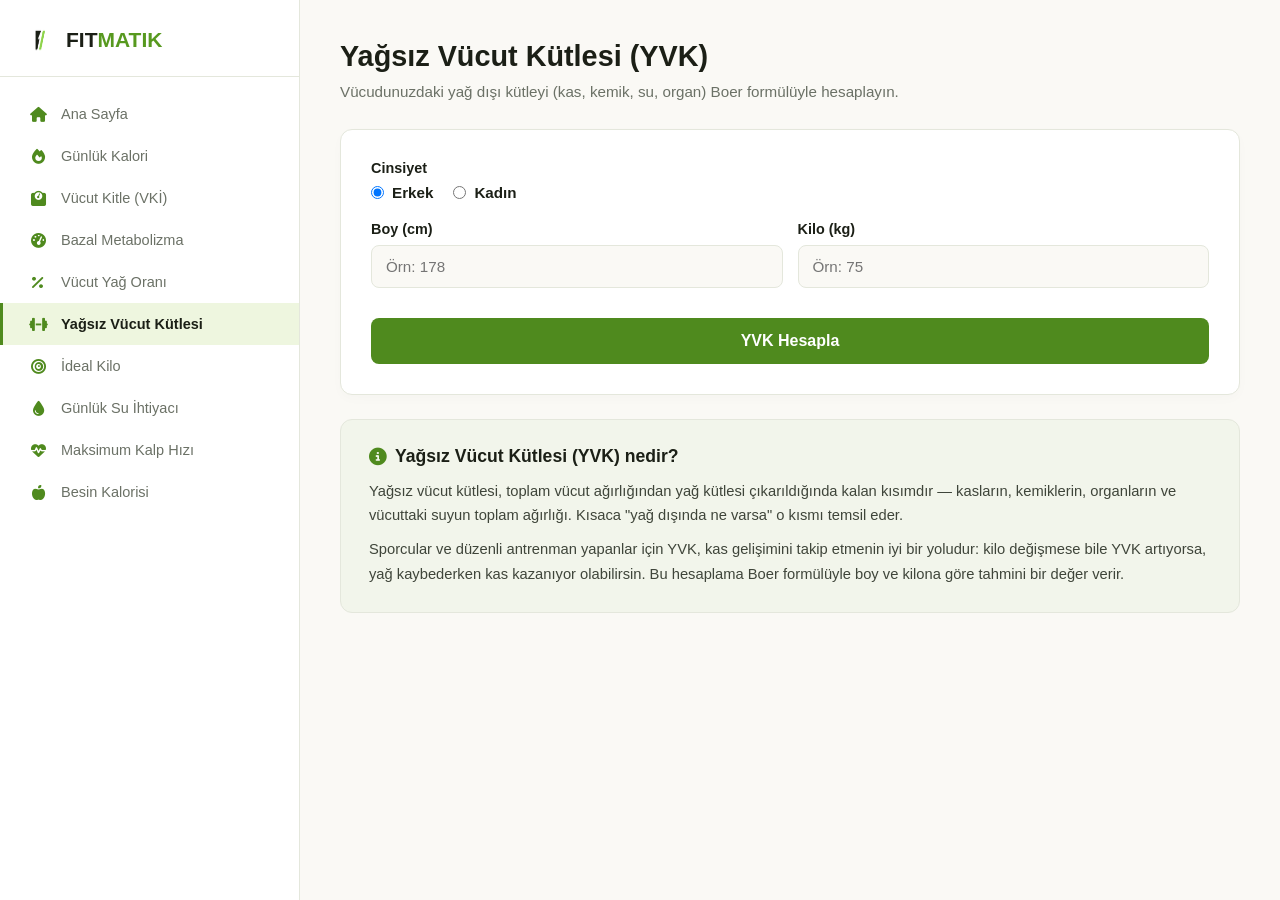
<file: yagsiz-kutle/yagsiz-kutle.html>
<!DOCTYPE html>
<html lang="tr">
<head>
<meta charset="UTF-8">
<meta name="viewport" content="width=device-width, initial-scale=1.0">
<title>Fitmatik — Yağsız Vücut Kütlesi</title>
<link rel="stylesheet" href="https://cdnjs.cloudflare.com/ajax/libs/font-awesome/6.5.1/css/all.min.css">
<link rel="stylesheet" href="yagsiz-kutle.css">
</head>
<body>
  <div class="sidebar">
    <div class="logo-alan">
      <img src="../logo.png" class="logo-sol" alt="Fitmatik Logo">
      <span class="logo-yazi">FIT<span class="yesil">MATIK</span></span>
    </div>
    <ul class="menu">
      <li><a href="../index.html"><i class="fa-solid fa-house"></i>Ana Sayfa</a></li>
      <li><a href="../gunlukkalori/gunlukkalori.html"><i class="fa-solid fa-fire"></i>Günlük Kalori</a></li>
      <li><a href="../vki/vki.html"><i class="fa-solid fa-weight-scale"></i>Vücut Kitle (VKİ)</a></li>
      <li><a href="../bmh/bmh.html"><i class="fa-solid fa-gauge-high"></i>Bazal Metabolizma</a></li>
      <li><a href="../yag-orani/yag-orani.html"><i class="fa-solid fa-percent"></i>Vücut Yağ Oranı</a></li>
      <li><a href="#" class="aktif"><i class="fa-solid fa-dumbbell"></i>Yağsız Vücut Kütlesi</a></li>
      <li><a href="../ideal-kilo/ideal-kilo.html"><i class="fa-solid fa-bullseye"></i>İdeal Kilo</a></li>
      <li><a href="../su-ihtiyaci/su-ihtiyaci.html"><i class="fa-solid fa-droplet"></i>Günlük Su İhtiyacı</a></li>
      <li><a href="../kalp-hizi/kalp-hizi.html"><i class="fa-solid fa-heart-pulse"></i>Maksimum Kalp Hızı</a></li>
      <li><a href="../besin-kalorisi/besin-kalorisi.html"><i class="fa-solid fa-apple-whole"></i>Besin Kalorisi</a></li>
    </ul>
  </div>
  <main class="ana-icerik">
    <header class="sayfa-basligi">
      <h1 class="baslik">Yağsız Vücut Kütlesi (YVK)</h1>
      <p class="aciklama">Vücudunuzdaki yağ dışı kütleyi (kas, kemik, su, organ) Boer formülüyle hesaplayın.</p>
    </header>
    <section class="hesaplama-kutusu">
      <form id="yvkFormu">
        <div class="form-grubu">
          <label>Cinsiyet</label>
          <div class="cinsiyet-secimi">
            <label><input type="radio" name="cinsiyet" value="erkek" checked> Erkek</label>
            <label><input type="radio" name="cinsiyet" value="kadin"> Kadın</label>
          </div>
        </div>
        <div class="form-satiri">
          <div class="form-grubu">
            <label for="boy">Boy (cm)</label>
            <input type="number" id="boy" placeholder="Örn: 178" min="50" max="250" required>
          </div>
          <div class="form-grubu">
            <label for="kilo">Kilo (kg)</label>
            <input type="number" id="kilo" placeholder="Örn: 75" min="20" max="300" step="0.1" required>
          </div>
        </div>
        <button type="submit" class="hesapla-butonu">YVK Hesapla</button>
      </form>
      <div id="sonuclar" class="sonuc-alani gizli"></div>
    </section>

    <section class="bilgi-kutusu">
      <h2><i class="fa-solid fa-circle-info"></i>Yağsız Vücut Kütlesi (YVK) nedir?</h2>
      <p>Yağsız vücut kütlesi, toplam vücut ağırlığından yağ kütlesi çıkarıldığında kalan kısımdır — kasların, kemiklerin, organların ve vücuttaki suyun toplam ağırlığı. Kısaca "yağ dışında ne varsa" o kısmı temsil eder.</p>
      <p>Sporcular ve düzenli antrenman yapanlar için YVK, kas gelişimini takip etmenin iyi bir yoludur: kilo değişmese bile YVK artıyorsa, yağ kaybederken kas kazanıyor olabilirsin. Bu hesaplama Boer formülüyle boy ve kilona göre tahmini bir değer verir.</p>
    </section>

  </main>
  <script src="yagsiz-kutle.js"></script>
</body>
</html>
</file>
<file: style.css>
*{
  margin: 0;
  padding: 0;
  box-sizing: border-box;
}
html{
  scroll-behavior: smooth;
}
body{
  font-family: "Segoe UI", Arial, Helvetica, sans-serif;
  background-color: #faf9f5;
  color: #1b1f16;
  display: flex;
}
.yesil{
  color: #57991f;
}
.sidebar{
  width: 300px;
  min-height: 100vh;
  background-color: #ffffff;
  border-right: 1px solid #e4e7dc;
  padding: 26px 0;
  position: fixed;
  top: 0;
  left: 0;
  display: flex;
  flex-direction: column;
  z-index: 10;
}
.logo-alan{
  display: flex;
  align-items: center;
  gap: 12px;
  padding: 0 26px 22px 26px;
  border-bottom: 1px solid #e4e7dc;
  margin-bottom: 16px;
}
.logo-sol{
  width: 28px;
  height: 28px;
  flex-shrink: 0;
}
.logo-yazi{
  font-size: 21px;
  font-weight: 700;
}
.menu{
  flex: 1;
}
.menu li{
  list-style: none;
}
.menu a{
  display: flex;
  align-items: center;
  gap: 14px;
  width: 100%;
  padding: 13px 26px;
  color: #6b7166;
  text-decoration: none;
  font-size: 14.5px;
  font-weight: 500;
  border-left: 3px solid transparent;
  white-space: nowrap;
  transition: background-color 0.15s ease, color 0.15s ease, border-color 0.15s ease;
}
.menu a i{
  width: 18px;
  flex-shrink: 0;
  text-align: center;
  color: #4f8a1e;
  font-size: 15px;
}
.menu a:hover{
  background-color: #f2f6ea;
  color: #1b1f16;
}
.menu a.aktif{
  border-left-color: #4f8a1e;
  color: #1b1f16;
  font-weight: 700;
  background-color: #eef6df;
}
.icerik{
  margin-left: 300px;
  flex: 1;
  min-width: 0;
}
.hero{
  min-height: 100vh;
  display: flex;
  flex-direction: column;
  align-items: center;
  justify-content: center;
  text-align: center;
  position: relative;
  padding: 40px 24px;
  background:
    radial-gradient(700px 420px at 88% 12%, rgba(143, 212, 76, 0.16), transparent 60%),
    radial-gradient(600px 360px at 8% 92%, rgba(143, 212, 76, 0.11), transparent 60%);
}
.hero-ic{
  opacity: 0;
  transform: translateY(18px);
  animation: heroGir 0.9s ease forwards 0.15s;
  max-width: 480px;
}
@keyframes heroGir{
  to{
    opacity: 1;
    transform: translateY(0);
  }
}
.logo-orta{
  width: 88px;
  height: 88px;
  margin-bottom: 18px;
}
.hero-baslik{
  font-size: clamp(42px, 8vw, 78px);
  font-weight: 800;
  letter-spacing: -1px;
  line-height: 1;
}
.slogan{
  margin-top: 16px;
  color: #6b7166;
  letter-spacing: 3px;
  font-size: 13px;
  font-weight: 600;
  text-transform: uppercase;
  position: relative;
  display: inline-block;
  padding: 0 24px;
}
.slogan::before,
.slogan::after{
  content: "";
  position: absolute;
  top: 50%;
  width: 16px;
  height: 1px;
  background-color: #4f8a1e;
}
.slogan::before{
  left: -6px;
}
.slogan::after{
  right: -6px;
}
.hero-aciklama{
  margin-top: 22px;
  color: #6b7166;
  font-size: 15px;
}
.asagi-ok{
  position: absolute;
  bottom: 34px;
  left: 50%;
  transform: translateX(-50%);
  width: 34px;
  height: 34px;
  border: 1px solid #e4e7dc;
  background-color: #ffffff;
  border-radius: 50%;
  display: flex;
  align-items: center;
  justify-content: center;
  animation: zipla 1.8s ease-in-out infinite;
}
.asagi-ok i{
  color: #4f8a1e;
  font-size: 13px;
}
@keyframes zipla{
  0%, 100%{
    transform: translateX(-50%) translateY(0);
  }
  50%{
    transform: translateX(-50%) translateY(6px);
  }
}
.araclar{
  padding: 90px 50px 100px;
}
.baslik-alan{
  max-width: 950px;
  margin: 0 auto 40px;
  text-align: center;
}
.etiket{
  font-size: 12px;
  font-weight: 700;
  color: #4f8a1e;
  letter-spacing: 2px;
}
.baslik-alan h2{
  font-size: 32px;
  margin-top: 8px;
}
.baslik-alan p{
  margin-top: 10px;
  color: #6b7166;
  font-size: 14.5px;
}
.grid{
  max-width: 950px;
  margin: 0 auto;
  display: grid;
  grid-template-columns: repeat(3, 1fr);
  gap: 18px;
}
.kart{
  background-color: #ffffff;
  border: 1px solid #e4e7dc;
  border-radius: 12px;
  padding: 24px 22px;
  text-decoration: none;
  color: #1b1f16;
  display: flex;
  flex-direction: column;
  gap: 10px;
  opacity: 0;
  transform: translateY(24px);
  transition: transform 0.25s ease, box-shadow 0.25s ease, border-color 0.25s ease, opacity 0.5s ease;
}
.kart.goster{
  opacity: 1;
  transform: translateY(0);
}
.kart:hover{
  transform: translateY(-4px);
  box-shadow: 0 14px 26px -14px rgba(30, 40, 20, 0.2);
  border-color: #b9dd8c;
}
.kart-ikon{
  width: 42px;
  height: 42px;
  border-radius: 10px;
  background-color: #eef6df;
  display: flex;
  align-items: center;
  justify-content: center;
}
.kart-ikon i{
  color: #4f8a1e;
  font-size: 18px;
}
.kart h3{
  font-size: 16.5px;
}
.kart p{
  font-size: 13px;
  color: #6b7166;
  line-height: 1.5;
  flex-grow: 1;
}
.kart-link{
  font-size: 12.5px;
  font-weight: 700;
  color: #4f8a1e;
}
.kart-link i{
  margin-left: 3px;
  font-size: 11px;
}
@media (max-width: 1000px){
  .sidebar{
    width: 240px;
  }
  .icerik{
    margin-left: 240px;
  }
  .grid{
    grid-template-columns: repeat(2, 1fr);
  }
}
@media (max-width: 760px){
  body{
    flex-direction: column;
  }
  .sidebar{
    position: static;
    width: 100%;
    min-height: auto;
    flex-direction: row;
    align-items: center;
    overflow-x: auto;
    padding: 12px 0;
  }
  .logo-alan{
    border-bottom: none;
    margin: 0;
    padding: 0 16px;
    flex-shrink: 0;
  }
  .menu{
    display: flex;
  }
  .menu a{
    border-left: none;
    border-bottom: 3px solid transparent;
    padding: 8px 14px;
    font-size: 13px;
    gap: 8px;
  }
  .menu a i{
    font-size: 13px;
  }
  .menu a.aktif{
    border-bottom-color: #4f8a1e;
  }
  .icerik{
    margin-left: 0;
  }
  .hero{
    min-height: calc(100vh - 60px);
    padding: 32px 20px;
  }
  .hero-aciklama{
    font-size: 14px;
  }
  .araclar{
    padding: 60px 20px 70px;
  }
  .baslik-alan h2{
    font-size: 26px;
  }
  .grid{
    grid-template-columns: 1fr;
  }
}
@media (prefers-reduced-motion: reduce){
  .hero-ic,
  .asagi-ok,
  .kart{
    animation: none;
    transition: none;
  }
}
</file>
<file: besin-kalorisi/besin-kalorisi.css>
*{
  margin: 0;
  padding: 0;
  box-sizing: border-box;
}
html{
  scroll-behavior: smooth;
}
body{
  font-family: "Segoe UI", Arial, Helvetica, sans-serif;
  background-color: #faf9f5;
  color: #1b1f16;
  display: flex;
}
.yesil{
  color: #57991f;
}
.sidebar{
  width: 300px;
  min-height: 100vh;
  background-color: #ffffff;
  border-right: 1px solid #e4e7dc;
  padding: 26px 0;
  position: fixed;
  top: 0;
  left: 0;
  display: flex;
  flex-direction: column;
  z-index: 10;
}
.logo-alan{
  display: flex;
  align-items: center;
  gap: 12px;
  padding: 0 26px 22px 26px;
  border-bottom: 1px solid #e4e7dc;
  margin-bottom: 16px;
}
.logo-sol{
  width: 28px;
  height: 28px;
  flex-shrink: 0;
}
.logo-yazi{
  font-size: 21px;
  font-weight: 700;
}
.menu{
  flex: 1;
}
.menu li{
  list-style: none;
}
.menu a{
  display: flex;
  align-items: center;
  gap: 14px;
  width: 100%;
  padding: 13px 26px;
  color: #6b7166;
  text-decoration: none;
  font-size: 14.5px;
  font-weight: 500;
  border-left: 3px solid transparent;
  white-space: nowrap;
  transition: background-color 0.15s ease, color 0.15s ease, border-color 0.15s ease;
}
.menu a i{
  width: 18px;
  flex-shrink: 0;
  text-align: center;
  color: #4f8a1e;
  font-size: 15px;
}
.menu a:hover{
  background-color: #f2f6ea;
  color: #1b1f16;
}
.menu a.aktif{
  border-left-color: #4f8a1e;
  color: #1b1f16;
  font-weight: 700;
  background-color: #eef6df;
}
.ana-icerik{
  flex: 1;
  margin-left: 300px;
  padding: 40px;
  display: flex;
  flex-direction: column;
  align-items: center;
}
.sayfa-basligi,
.hesaplama-kutusu,
.bilgi-kutusu{
  width: 100%;
  max-width: 950px;
}
.sayfa-basligi{
  margin-bottom: 25px;
}
.baslik{
  font-size: 1.8rem;
  font-weight: 700;
  color: #1b1f16;
  margin-bottom: 8px;
}
.aciklama{
  color: #6b7166;
  font-size: 0.95rem;
  line-height: 1.5;
}
.hesaplama-kutusu{
  background-color: #ffffff;
  padding: 30px;
  border-radius: 12px;
  border: 1px solid #e4e7dc;
  box-shadow: 0 4px 12px rgba(0, 0, 0, 0.02);
}
.form-grubu{
  margin-bottom: 20px;
  display: flex;
  flex-direction: column;
  gap: 8px;
}
.form-grubu label{
  font-size: 0.9rem;
  font-weight: 600;
  color: #1b1f16;
}
.form-satiri{
  display: grid;
  grid-template-columns: repeat(auto-fit, minmax(180px, 1fr));
  gap: 15px;
}
input[type="number"],
input[type="text"],
select{
  width: 100%;
  padding: 12px 14px;
  background-color: #faf9f5;
  border: 1px solid #e4e7dc;
  border-radius: 8px;
  color: #1b1f16;
  font-size: 0.95rem;
  outline: none;
  transition: border-color 0.2s ease, box-shadow 0.2s ease;
}
input[type="number"]:focus,
input[type="text"]:focus,
select:focus{
  border-color: #4f8a1e;
  background-color: #ffffff;
  box-shadow: 0 0 0 3px rgba(79, 138, 30, 0.12);
}
.hesapla-butonu{
  width: 100%;
  padding: 14px;
  background-color: #4f8a1e;
  color: #ffffff;
  border: none;
  border-radius: 8px;
  font-size: 1rem;
  font-weight: 600;
  cursor: pointer;
  transition: background-color 0.2s ease, transform 0.1s ease;
  margin-top: 10px;
}
.hesapla-butonu:hover{
  background-color: #3d6e17;
}
.hesapla-butonu:active{
  transform: scale(0.99);
}
.sonuc-alani{
  margin-top: 30px;
  display: grid;
  grid-template-columns: repeat(auto-fit, minmax(180px, 1fr));
  gap: 15px;
  border-top: 1px solid #e4e7dc;
  padding-top: 25px;
}
.sonuc-alani.gizli{
  display: none;
}
.sonuc-karti{
  background-color: #faf9f5;
  padding: 20px 15px;
  border-radius: 10px;
  border: 1px solid #e4e7dc;
  text-align: center;
  transition: transform 0.2s ease;
}
.sonuc-karti:hover{
  transform: translateY(-2px);
}
.sonuc-karti h3{
  font-size: 0.85rem;
  font-weight: 600;
  color: #6b7166;
  margin-bottom: 8px;
}
.sonuc-karti .deger{
  font-size: 1.4rem;
  font-weight: 700;
  color: #4f8a1e;
}
.bilgi-kutusu{
  margin-top: 24px;
  background-color: #f2f5eb;
  border: 1px solid #e4e7dc;
  border-radius: 12px;
  padding: 26px 28px;
}
.bilgi-kutusu h2{
  font-size: 1.1rem;
  font-weight: 700;
  color: #1b1f16;
  margin-bottom: 12px;
  display: flex;
  align-items: center;
  gap: 8px;
}
.bilgi-kutusu h2 i{
  color: #4f8a1e;
}
.bilgi-kutusu p{
  font-size: 0.92rem;
  color: #3f453a;
  line-height: 1.65;
  margin-bottom: 10px;
}
.bilgi-kutusu p:last-child{
  margin-bottom: 0;
}
.gizli{
  display: none;
}
.arama-sonuclari{
  margin-top: 4px;
  margin-bottom: 15px;
  display: flex;
  flex-direction: column;
  gap: 6px;
}
.arama-sonuc-satiri{
  display: flex;
  flex-direction: column;
  align-items: flex-start;
  gap: 2px;
  width: 100%;
  padding: 10px 14px;
  background-color: #faf9f5;
  border: 1px solid #e4e7dc;
  border-radius: 8px;
  cursor: pointer;
  text-align: left;
  font-family: inherit;
  transition: background-color 0.15s ease, border-color 0.15s ease;
}
.arama-sonuc-satiri span{
  font-size: 0.9rem;
  font-weight: 600;
  color: #1b1f16;
}
.arama-sonuc-satiri small{
  font-size: 0.8rem;
  color: #6b7166;
}
.arama-sonuc-satiri:hover{
  background-color: #eef6df;
  border-color: #4f8a1e;
}
.secili-besin{
  font-size: 0.95rem;
  font-weight: 600;
  color: #4f8a1e;
  padding-top: 6px;
}
.birim-secimi{
  display: flex;
  gap: 6px;
}
.birim-btn{
  flex: 1;
  padding: 10px 0;
  background-color: #faf9f5;
  border: 1px solid #e4e7dc;
  border-radius: 8px;
  color: #6b7166;
  font-size: 0.85rem;
  font-weight: 600;
  cursor: pointer;
  transition: background-color 0.15s ease, border-color 0.15s ease, color 0.15s ease;
}
.birim-btn:hover{
  border-color: #b9dd8c;
}
.birim-btn.aktif-birim{
  background-color: #4f8a1e;
  border-color: #4f8a1e;
  color: #ffffff;
}
.buton-grubu{
  display: flex;
  gap: 10px;
}
.buton-grubu > *{
  flex: 1;
  width: auto;
  margin-top: 0;
}
.ikinci-buton{
  padding: 14px;
  background-color: #ffffff;
  color: #4f8a1e;
  border: 2px solid #4f8a1e;
  border-radius: 8px;
  font-size: 1rem;
  font-weight: 600;
  cursor: pointer;
  transition: background-color 0.2s ease, color 0.2s ease, transform 0.1s ease;
}
.ikinci-buton:hover{
  background-color: #4f8a1e;
  color: #ffffff;
}
.ikinci-buton:active{
  transform: scale(0.99);
}
.ogun-listesi{
  margin-top: 20px;
  border-top: 1px solid #e4e7dc;
  padding-top: 18px;
}
.ogun-listesi h3{
  font-size: 0.95rem;
  font-weight: 700;
  color: #1b1f16;
  margin-bottom: 10px;
}
.ogun-satir{
  display: flex;
  align-items: center;
  gap: 12px;
  padding: 10px 4px;
  border-bottom: 1px solid #eef0e8;
}
.ogun-satir-bilgi{
  flex: 1;
  min-width: 0;
  display: flex;
  flex-direction: column;
}
.ogun-satir-ad{
  font-size: 0.9rem;
  font-weight: 600;
  color: #1b1f16;
  white-space: nowrap;
  overflow: hidden;
  text-overflow: ellipsis;
}
.ogun-satir-gram{
  font-size: 0.78rem;
  color: #6b7166;
}
.ogun-satir-kalori{
  font-size: 0.88rem;
  font-weight: 700;
  color: #4f8a1e;
  white-space: nowrap;
}
.ogun-sil-btn{
  width: 26px;
  height: 26px;
  flex-shrink: 0;
  border: none;
  background-color: #f2f5eb;
  color: #9aa08c;
  border-radius: 50%;
  cursor: pointer;
  display: flex;
  align-items: center;
  justify-content: center;
  font-size: 0.75rem;
  transition: background-color 0.15s ease, color 0.15s ease;
}
.ogun-sil-btn:hover{
  background-color: #fbe4e0;
  color: #c0392b;
}
.ogun-toplam-satiri{
  display: flex;
  align-items: center;
  justify-content: space-between;
  margin-top: 14px;
  padding: 14px 16px;
  background-color: #eef6df;
  border-radius: 8px;
  font-size: 1rem;
  font-weight: 700;
  color: #1b1f16;
}
.ogun-toplam-satiri span:first-child{
  letter-spacing: 1px;
  font-size: 0.8rem;
  color: #4f8a1e;
}
.ogun-toplam-satiri span:last-child{
  font-size: 1.15rem;
  color: #4f8a1e;
}
.ogun-detay-toplam{
  display: flex;
  flex-wrap: wrap;
  gap: 14px;
  margin-top: 10px;
  padding: 0 4px;
  font-size: 0.82rem;
  color: #6b7166;
}
.ogun-detay-toplam b{
  color: #1b1f16;
}
.temizle-butonu{
  margin-top: 14px;
  padding: 9px 16px;
  background-color: transparent;
  border: 1px solid #e4e7dc;
  border-radius: 8px;
  color: #6b7166;
  font-size: 0.82rem;
  font-weight: 600;
  cursor: pointer;
  transition: border-color 0.15s ease, color 0.15s ease;
}
.temizle-butonu:hover{
  border-color: #c0392b;
  color: #c0392b;
}
@media (max-width: 768px){
  body{
    flex-direction: column;
  }
  .sidebar{
    position: sticky;
    top: 0;
    width: 100%;
    min-height: auto;
    padding: 12px 0;
    border-right: none;
    border-bottom: 1px solid #e4e7dc;
    box-shadow: 0 2px 8px rgba(0, 0, 0, 0.04);
  }
  .logo-alan{
    padding: 0 16px 10px 16px;
    margin-bottom: 8px;
    border-bottom: none;
  }
  .menu{
    display: flex;
    overflow-x: auto;
    padding: 0 16px 4px 16px;
    gap: 8px;
    -webkit-overflow-scrolling: touch;
  }
  .menu::-webkit-scrollbar{
    display: none;
  }
  .menu li{
    flex-shrink: 0;
  }
  .menu a{
    padding: 8px 14px;
    font-size: 13px;
    border-radius: 20px;
    background-color: #faf9f5;
    border: 1px solid #e4e7dc;
  }
  .menu a.aktif{
    background-color: #4f8a1e;
    color: #ffffff;
    border-color: #4f8a1e;
  }
  .menu a.aktif i{
    color: #ffffff;
  }
  .ana-icerik{
    margin-left: 0;
    padding: 20px 16px;
    max-width: 100%;
  }
  .baslik{
    font-size: 1.4rem;
  }
  .aciklama{
    font-size: 0.88rem;
  }
  .hesaplama-kutusu{
    padding: 20px 15px;
  }
  .form-satiri{
    grid-template-columns: 1fr;
    gap: 12px;
  }
  input[type="number"],
  input[type="text"],
  select{
    font-size: 16px;
    padding: 12px;
  }
  .sonuc-alani{
    grid-template-columns: repeat(2, 1fr);
    gap: 10px;
  }
}
@media (max-width: 480px){
  .sonuc-alani{
    grid-template-columns: 1fr;
  }
}
</file>
<file: bmh/bmh.css>
*{
  margin: 0;
  padding: 0;
  box-sizing: border-box;
}
html{
  scroll-behavior: smooth;
}
body{
  font-family: "Segoe UI", Arial, Helvetica, sans-serif;
  background-color: #faf9f5;
  color: #1b1f16;
  display: flex;
}
.yesil{
  color: #57991f;
}
.sidebar{
  width: 300px;
  min-height: 100vh;
  background-color: #ffffff;
  border-right: 1px solid #e4e7dc;
  padding: 26px 0;
  position: fixed;
  top: 0;
  left: 0;
  display: flex;
  flex-direction: column;
  z-index: 10;
}
.logo-alan{
  display: flex;
  align-items: center;
  gap: 12px;
  padding: 0 26px 22px 26px;
  border-bottom: 1px solid #e4e7dc;
  margin-bottom: 16px;
}
.logo-sol{
  width: 28px;
  height: 28px;
  flex-shrink: 0;
}
.logo-yazi{
  font-size: 21px;
  font-weight: 700;
}
.menu{
  flex: 1;
}
.menu li{
  list-style: none;
}
.menu a{
  display: flex;
  align-items: center;
  gap: 14px;
  width: 100%;
  padding: 13px 26px;
  color: #6b7166;
  text-decoration: none;
  font-size: 14.5px;
  font-weight: 500;
  border-left: 3px solid transparent;
  white-space: nowrap;
  transition: background-color 0.15s ease, color 0.15s ease, border-color 0.15s ease;
}
.menu a i{
  width: 18px;
  flex-shrink: 0;
  text-align: center;
  color: #4f8a1e;
  font-size: 15px;
}
.menu a:hover{
  background-color: #f2f6ea;
  color: #1b1f16;
}
.menu a.aktif{
  border-left-color: #4f8a1e;
  color: #1b1f16;
  font-weight: 700;
  background-color: #eef6df;
}
.ana-icerik{
  flex: 1;
  margin-left: 300px;
  padding: 40px;
  display: flex;
  flex-direction: column;
  align-items: center;
}
.sayfa-basligi,
.hesaplama-kutusu,
.bilgi-kutusu{
  width: 100%;
  max-width: 950px;
}
.sayfa-basligi{
  margin-bottom: 25px;
}
.baslik{
  font-size: 1.8rem;
  font-weight: 700;
  color: #1b1f16;
  margin-bottom: 8px;
}
.aciklama{
  color: #6b7166;
  font-size: 0.95rem;
  line-height: 1.5;
}
.hesaplama-kutusu{
  background-color: #ffffff;
  padding: 30px;
  border-radius: 12px;
  border: 1px solid #e4e7dc;
  box-shadow: 0 4px 12px rgba(0, 0, 0, 0.02);
}
.form-grubu{
  margin-bottom: 20px;
  display: flex;
  flex-direction: column;
  gap: 8px;
}
.form-grubu label{
  font-size: 0.9rem;
  font-weight: 600;
  color: #1b1f16;
}
.cinsiyet-secimi{
  display: flex;
  gap: 20px;
}
.cinsiyet-secimi label{
  color: #1b1f16;
  cursor: pointer;
  display: flex;
  align-items: center;
  gap: 8px;
  font-size: 0.95rem;
}
.form-satiri{
  display: grid;
  grid-template-columns: repeat(auto-fit, minmax(180px, 1fr));
  gap: 15px;
}
input[type="number"],
input[type="text"],
select{
  width: 100%;
  padding: 12px 14px;
  background-color: #faf9f5;
  border: 1px solid #e4e7dc;
  border-radius: 8px;
  color: #1b1f16;
  font-size: 0.95rem;
  outline: none;
  transition: border-color 0.2s ease, box-shadow 0.2s ease;
}
input[type="number"]:focus,
input[type="text"]:focus,
select:focus{
  border-color: #4f8a1e;
  background-color: #ffffff;
  box-shadow: 0 0 0 3px rgba(79, 138, 30, 0.12);
}
.hesapla-butonu{
  width: 100%;
  padding: 14px;
  background-color: #4f8a1e;
  color: #ffffff;
  border: none;
  border-radius: 8px;
  font-size: 1rem;
  font-weight: 600;
  cursor: pointer;
  transition: background-color 0.2s ease, transform 0.1s ease;
  margin-top: 10px;
}
.hesapla-butonu:hover{
  background-color: #3d6e17;
}
.hesapla-butonu:active{
  transform: scale(0.99);
}
.sonuc-alani{
  margin-top: 30px;
  display: grid;
  grid-template-columns: repeat(auto-fit, minmax(180px, 1fr));
  gap: 15px;
  border-top: 1px solid #e4e7dc;
  padding-top: 25px;
}
.sonuc-alani.gizli{
  display: none;
}
.sonuc-karti{
  background-color: #faf9f5;
  padding: 20px 15px;
  border-radius: 10px;
  border: 1px solid #e4e7dc;
  text-align: center;
  transition: transform 0.2s ease;
}
.sonuc-karti:hover{
  transform: translateY(-2px);
}
.sonuc-karti h3{
  font-size: 0.85rem;
  font-weight: 600;
  color: #6b7166;
  margin-bottom: 8px;
}
.sonuc-karti .deger{
  font-size: 1.4rem;
  font-weight: 700;
  color: #4f8a1e;
}
.bilgi-kutusu{
  margin-top: 24px;
  background-color: #f2f5eb;
  border: 1px solid #e4e7dc;
  border-radius: 12px;
  padding: 26px 28px;
}
.bilgi-kutusu h2{
  font-size: 1.1rem;
  font-weight: 700;
  color: #1b1f16;
  margin-bottom: 12px;
  display: flex;
  align-items: center;
  gap: 8px;
}
.bilgi-kutusu h2 i{
  color: #4f8a1e;
}
.bilgi-kutusu p{
  font-size: 0.92rem;
  color: #3f453a;
  line-height: 1.65;
  margin-bottom: 10px;
}
.bilgi-kutusu p:last-child{
  margin-bottom: 0;
}
@media (max-width: 768px){
  body{
    flex-direction: column;
  }
  .sidebar{
    position: sticky;
    top: 0;
    width: 100%;
    min-height: auto;
    padding: 12px 0;
    border-right: none;
    border-bottom: 1px solid #e4e7dc;
    box-shadow: 0 2px 8px rgba(0, 0, 0, 0.04);
  }
  .logo-alan{
    padding: 0 16px 10px 16px;
    margin-bottom: 8px;
    border-bottom: none;
  }
  .menu{
    display: flex;
    overflow-x: auto;
    padding: 0 16px 4px 16px;
    gap: 8px;
    -webkit-overflow-scrolling: touch;
  }
  .menu::-webkit-scrollbar{
    display: none;
  }
  .menu li{
    flex-shrink: 0;
  }
  .menu a{
    padding: 8px 14px;
    font-size: 13px;
    border-radius: 20px;
    background-color: #faf9f5;
    border: 1px solid #e4e7dc;
  }
  .menu a.aktif{
    background-color: #4f8a1e;
    color: #ffffff;
    border-color: #4f8a1e;
  }
  .menu a.aktif i{
    color: #ffffff;
  }
  .ana-icerik{
    margin-left: 0;
    padding: 20px 16px;
    max-width: 100%;
  }
  .baslik{
    font-size: 1.4rem;
  }
  .aciklama{
    font-size: 0.88rem;
  }
  .hesaplama-kutusu{
    padding: 20px 15px;
  }
  .form-satiri{
    grid-template-columns: 1fr;
    gap: 12px;
  }
  input[type="number"],
  input[type="text"],
  select{
    font-size: 16px;
    padding: 12px;
  }
  .sonuc-alani{
    grid-template-columns: repeat(2, 1fr);
    gap: 10px;
  }
  .cinsiyet-secimi{
    gap: 8px;
  }
  .cinsiyet-secimi label{
    font-size: 0.85rem;
  }
}
</file>
<file: gunlukkalori/gunlukkalori.css>
*{
  margin: 0;
  padding: 0;
  box-sizing: border-box;
}
html{
  scroll-behavior: smooth;
}
body{
  font-family: "Segoe UI", Arial, Helvetica, sans-serif;
  background-color: #faf9f5;
  color: #1b1f16;
  display: flex;
}
.yesil{
  color: #57991f;
}
.sidebar{
  width: 300px;
  min-height: 100vh;
  background-color: #ffffff;
  border-right: 1px solid #e4e7dc;
  padding: 26px 0;
  position: fixed;
  top: 0;
  left: 0;
  display: flex;
  flex-direction: column;
  z-index: 10;
}
.logo-alan{
  display: flex;
  align-items: center;
  gap: 12px;
  padding: 0 26px 22px 26px;
  border-bottom: 1px solid #e4e7dc;
  margin-bottom: 16px;
}
.logo-sol{
  width: 28px;
  height: 28px;
  flex-shrink: 0;
}
.logo-yazi{
  font-size: 21px;
  font-weight: 700;
}
.menu{
  flex: 1;
}
.menu li{
  list-style: none;
}
.menu a{
  display: flex;
  align-items: center;
  gap: 14px;
  width: 100%;
  padding: 13px 26px;
  color: #6b7166;
  text-decoration: none;
  font-size: 14.5px;
  font-weight: 500;
  border-left: 3px solid transparent;
  white-space: nowrap;
  transition: background-color 0.15s ease, color 0.15s ease, border-color 0.15s ease;
}
.menu a i{
  width: 18px;
  flex-shrink: 0;
  text-align: center;
  color: #4f8a1e;
  font-size: 15px;
}
.menu a:hover{
  background-color: #f2f6ea;
  color: #1b1f16;
}
.menu a.aktif{
  border-left-color: #4f8a1e;
  color: #1b1f16;
  font-weight: 700;
  background-color: #eef6df;
}
.ana-icerik{
  flex: 1;
  margin-left: 300px;
  padding: 40px;
  display: flex;
  flex-direction: column;
  align-items: center;
}
.sayfa-basligi,
.hesaplama-kutusu,
.bilgi-kutusu{
  width: 100%;
  max-width: 950px;
}
.sayfa-basligi{
  margin-bottom: 25px;
}
.baslik{
  font-size: 1.8rem;
  font-weight: 700;
  color: #1b1f16;
  margin-bottom: 8px;
}
.aciklama{
  color: #6b7166;
  font-size: 0.95rem;
  line-height: 1.5;
}
.hesaplama-kutusu{
  background-color: #ffffff;
  padding: 30px;
  border-radius: 12px;
  border: 1px solid #e4e7dc;
  box-shadow: 0 4px 12px rgba(0, 0, 0, 0.02);
}
.form-grubu{
  margin-bottom: 20px;
  display: flex;
  flex-direction: column;
  gap: 8px;
}
.form-grubu label{
  font-size: 0.9rem;
  font-weight: 600;
  color: #1b1f16;
}
.cinsiyet-secimi{
  display: flex;
  gap: 20px;
}
.cinsiyet-secimi label{
  color: #1b1f16;
  cursor: pointer;
  display: flex;
  align-items: center;
  gap: 8px;
  font-size: 0.95rem;
}
.form-satiri{
  display: grid;
  grid-template-columns: repeat(auto-fit, minmax(180px, 1fr));
  gap: 15px;
}
input[type="number"],
input[type="text"],
select{
  width: 100%;
  padding: 12px 14px;
  background-color: #faf9f5;
  border: 1px solid #e4e7dc;
  border-radius: 8px;
  color: #1b1f16;
  font-size: 0.95rem;
  outline: none;
  transition: border-color 0.2s ease, box-shadow 0.2s ease;
}
input[type="number"]:focus,
input[type="text"]:focus,
select:focus{
  border-color: #4f8a1e;
  background-color: #ffffff;
  box-shadow: 0 0 0 3px rgba(79, 138, 30, 0.12);
}
.hesapla-butonu{
  width: 100%;
  padding: 14px;
  background-color: #4f8a1e;
  color: #ffffff;
  border: none;
  border-radius: 8px;
  font-size: 1rem;
  font-weight: 600;
  cursor: pointer;
  transition: background-color 0.2s ease, transform 0.1s ease;
  margin-top: 10px;
}
.hesapla-butonu:hover{
  background-color: #3d6e17;
}
.hesapla-butonu:active{
  transform: scale(0.99);
}
.sonuc-alani{
  margin-top: 30px;
  display: grid;
  grid-template-columns: repeat(auto-fit, minmax(180px, 1fr));
  gap: 15px;
  border-top: 1px solid #e4e7dc;
  padding-top: 25px;
}
.sonuc-alani.gizli{
  display: none;
}
.sonuc-karti{
  background-color: #faf9f5;
  padding: 20px 15px;
  border-radius: 10px;
  border: 1px solid #e4e7dc;
  text-align: center;
  transition: transform 0.2s ease;
}
.sonuc-karti:hover{
  transform: translateY(-2px);
}
.sonuc-karti h3{
  font-size: 0.85rem;
  font-weight: 600;
  color: #6b7166;
  margin-bottom: 8px;
}
.sonuc-karti .deger{
  font-size: 1.4rem;
  font-weight: 700;
  color: #4f8a1e;
}
.bilgi-kutusu{
  margin-top: 24px;
  background-color: #f2f5eb;
  border: 1px solid #e4e7dc;
  border-radius: 12px;
  padding: 26px 28px;
}
.bilgi-kutusu h2{
  font-size: 1.1rem;
  font-weight: 700;
  color: #1b1f16;
  margin-bottom: 12px;
  display: flex;
  align-items: center;
  gap: 8px;
}
.bilgi-kutusu h2 i{
  color: #4f8a1e;
}
.bilgi-kutusu p{
  font-size: 0.92rem;
  color: #3f453a;
  line-height: 1.65;
  margin-bottom: 10px;
}
.bilgi-kutusu p:last-child{
  margin-bottom: 0;
}
@media (max-width: 768px){
  body{
    flex-direction: column;
  }
  .sidebar{
    position: sticky;
    top: 0;
    width: 100%;
    min-height: auto;
    padding: 12px 0;
    border-right: none;
    border-bottom: 1px solid #e4e7dc;
    box-shadow: 0 2px 8px rgba(0, 0, 0, 0.04);
  }
  .logo-alan{
    padding: 0 16px 10px 16px;
    margin-bottom: 8px;
    border-bottom: none;
  }
  .menu{
    display: flex;
    overflow-x: auto;
    padding: 0 16px 4px 16px;
    gap: 8px;
    -webkit-overflow-scrolling: touch;
  }
  .menu::-webkit-scrollbar{
    display: none;
  }
  .menu li{
    flex-shrink: 0;
  }
  .menu a{
    padding: 8px 14px;
    font-size: 13px;
    border-radius: 20px;
    background-color: #faf9f5;
    border: 1px solid #e4e7dc;
  }
  .menu a.aktif{
    background-color: #4f8a1e;
    color: #ffffff;
    border-color: #4f8a1e;
  }
  .menu a.aktif i{
    color: #ffffff;
  }
  .ana-icerik{
    margin-left: 0;
    padding: 20px 16px;
    max-width: 100%;
  }
  .baslik{
    font-size: 1.4rem;
  }
  .aciklama{
    font-size: 0.88rem;
  }
  .hesaplama-kutusu{
    padding: 20px 15px;
  }
  .form-satiri{
    grid-template-columns: 1fr;
    gap: 12px;
  }
  input[type="number"],
  input[type="text"],
  select{
    font-size: 16px;
    padding: 12px;
  }
  .sonuc-alani{
    grid-template-columns: repeat(2, 1fr);
    gap: 10px;
  }
  .cinsiyet-secimi{
    gap: 8px;
  }
  .cinsiyet-secimi label{
    font-size: 0.85rem;
  }
}
</file>
<file: ideal-kilo/ideal-kilo.css>
*{
  margin: 0;
  padding: 0;
  box-sizing: border-box;
}
html{
  scroll-behavior: smooth;
}
body{
  font-family: "Segoe UI", Arial, Helvetica, sans-serif;
  background-color: #faf9f5;
  color: #1b1f16;
  display: flex;
}
.yesil{
  color: #57991f;
}
.sidebar{
  width: 300px;
  min-height: 100vh;
  background-color: #ffffff;
  border-right: 1px solid #e4e7dc;
  padding: 26px 0;
  position: fixed;
  top: 0;
  left: 0;
  display: flex;
  flex-direction: column;
  z-index: 10;
}
.logo-alan{
  display: flex;
  align-items: center;
  gap: 12px;
  padding: 0 26px 22px 26px;
  border-bottom: 1px solid #e4e7dc;
  margin-bottom: 16px;
}
.logo-sol{
  width: 28px;
  height: 28px;
  flex-shrink: 0;
}
.logo-yazi{
  font-size: 21px;
  font-weight: 700;
}
.menu{
  flex: 1;
}
.menu li{
  list-style: none;
}
.menu a{
  display: flex;
  align-items: center;
  gap: 14px;
  width: 100%;
  padding: 13px 26px;
  color: #6b7166;
  text-decoration: none;
  font-size: 14.5px;
  font-weight: 500;
  border-left: 3px solid transparent;
  white-space: nowrap;
  transition: background-color 0.15s ease, color 0.15s ease, border-color 0.15s ease;
}
.menu a i{
  width: 18px;
  flex-shrink: 0;
  text-align: center;
  color: #4f8a1e;
  font-size: 15px;
}
.menu a:hover{
  background-color: #f2f6ea;
  color: #1b1f16;
}
.menu a.aktif{
  border-left-color: #4f8a1e;
  color: #1b1f16;
  font-weight: 700;
  background-color: #eef6df;
}
.ana-icerik{
  flex: 1;
  margin-left: 300px;
  padding: 40px;
  display: flex;
  flex-direction: column;
  align-items: center;
}
.sayfa-basligi,
.hesaplama-kutusu,
.bilgi-kutusu{
  width: 100%;
  max-width: 950px;
}
.sayfa-basligi{
  margin-bottom: 25px;
}
.baslik{
  font-size: 1.8rem;
  font-weight: 700;
  color: #1b1f16;
  margin-bottom: 8px;
}
.aciklama{
  color: #6b7166;
  font-size: 0.95rem;
  line-height: 1.5;
}
.hesaplama-kutusu{
  background-color: #ffffff;
  padding: 30px;
  border-radius: 12px;
  border: 1px solid #e4e7dc;
  box-shadow: 0 4px 12px rgba(0, 0, 0, 0.02);
}
.form-grubu{
  margin-bottom: 20px;
  display: flex;
  flex-direction: column;
  gap: 8px;
}
.form-grubu label{
  font-size: 0.9rem;
  font-weight: 600;
  color: #1b1f16;
}
.cinsiyet-secimi{
  display: flex;
  gap: 20px;
}
.cinsiyet-secimi label{
  color: #1b1f16;
  cursor: pointer;
  display: flex;
  align-items: center;
  gap: 8px;
  font-size: 0.95rem;
}
.form-satiri{
  display: grid;
  grid-template-columns: repeat(auto-fit, minmax(180px, 1fr));
  gap: 15px;
}
input[type="number"],
input[type="text"],
select{
  width: 100%;
  padding: 12px 14px;
  background-color: #faf9f5;
  border: 1px solid #e4e7dc;
  border-radius: 8px;
  color: #1b1f16;
  font-size: 0.95rem;
  outline: none;
  transition: border-color 0.2s ease, box-shadow 0.2s ease;
}
input[type="number"]:focus,
input[type="text"]:focus,
select:focus{
  border-color: #4f8a1e;
  background-color: #ffffff;
  box-shadow: 0 0 0 3px rgba(79, 138, 30, 0.12);
}
.hesapla-butonu{
  width: 100%;
  padding: 14px;
  background-color: #4f8a1e;
  color: #ffffff;
  border: none;
  border-radius: 8px;
  font-size: 1rem;
  font-weight: 600;
  cursor: pointer;
  transition: background-color 0.2s ease, transform 0.1s ease;
  margin-top: 10px;
}
.hesapla-butonu:hover{
  background-color: #3d6e17;
}
.hesapla-butonu:active{
  transform: scale(0.99);
}
.sonuc-alani{
  margin-top: 30px;
  display: grid;
  grid-template-columns: repeat(auto-fit, minmax(180px, 1fr));
  gap: 15px;
  border-top: 1px solid #e4e7dc;
  padding-top: 25px;
}
.sonuc-alani.gizli{
  display: none;
}
.sonuc-karti{
  background-color: #faf9f5;
  padding: 20px 15px;
  border-radius: 10px;
  border: 1px solid #e4e7dc;
  text-align: center;
  transition: transform 0.2s ease;
}
.sonuc-karti:hover{
  transform: translateY(-2px);
}
.sonuc-karti h3{
  font-size: 0.85rem;
  font-weight: 600;
  color: #6b7166;
  margin-bottom: 8px;
}
.sonuc-karti .deger{
  font-size: 1.4rem;
  font-weight: 700;
  color: #4f8a1e;
}
.bilgi-kutusu{
  margin-top: 24px;
  background-color: #f2f5eb;
  border: 1px solid #e4e7dc;
  border-radius: 12px;
  padding: 26px 28px;
}
.bilgi-kutusu h2{
  font-size: 1.1rem;
  font-weight: 700;
  color: #1b1f16;
  margin-bottom: 12px;
  display: flex;
  align-items: center;
  gap: 8px;
}
.bilgi-kutusu h2 i{
  color: #4f8a1e;
}
.bilgi-kutusu p{
  font-size: 0.92rem;
  color: #3f453a;
  line-height: 1.65;
  margin-bottom: 10px;
}
.bilgi-kutusu p:last-child{
  margin-bottom: 0;
}
@media (max-width: 768px){
  body{
    flex-direction: column;
  }
  .sidebar{
    position: sticky;
    top: 0;
    width: 100%;
    min-height: auto;
    padding: 12px 0;
    border-right: none;
    border-bottom: 1px solid #e4e7dc;
    box-shadow: 0 2px 8px rgba(0, 0, 0, 0.04);
  }
  .logo-alan{
    padding: 0 16px 10px 16px;
    margin-bottom: 8px;
    border-bottom: none;
  }
  .menu{
    display: flex;
    overflow-x: auto;
    padding: 0 16px 4px 16px;
    gap: 8px;
    -webkit-overflow-scrolling: touch;
  }
  .menu::-webkit-scrollbar{
    display: none;
  }
  .menu li{
    flex-shrink: 0;
  }
  .menu a{
    padding: 8px 14px;
    font-size: 13px;
    border-radius: 20px;
    background-color: #faf9f5;
    border: 1px solid #e4e7dc;
  }
  .menu a.aktif{
    background-color: #4f8a1e;
    color: #ffffff;
    border-color: #4f8a1e;
  }
  .menu a.aktif i{
    color: #ffffff;
  }
  .ana-icerik{
    margin-left: 0;
    padding: 20px 16px;
    max-width: 100%;
  }
  .baslik{
    font-size: 1.4rem;
  }
  .aciklama{
    font-size: 0.88rem;
  }
  .hesaplama-kutusu{
    padding: 20px 15px;
  }
  .form-satiri{
    grid-template-columns: 1fr;
    gap: 12px;
  }
  input[type="number"],
  input[type="text"],
  select{
    font-size: 16px;
    padding: 12px;
  }
  .sonuc-alani{
    grid-template-columns: repeat(2, 1fr);
    gap: 10px;
  }
  .cinsiyet-secimi{
    gap: 8px;
  }
  .cinsiyet-secimi label{
    font-size: 0.85rem;
  }
}
</file>
<file: kalp-hizi/kalp-hizi.css>
*{
  margin: 0;
  padding: 0;
  box-sizing: border-box;
}
html{
  scroll-behavior: smooth;
}
body{
  font-family: "Segoe UI", Arial, Helvetica, sans-serif;
  background-color: #faf9f5;
  color: #1b1f16;
  display: flex;
}
.yesil{
  color: #57991f;
}
.sidebar{
  width: 300px;
  min-height: 100vh;
  background-color: #ffffff;
  border-right: 1px solid #e4e7dc;
  padding: 26px 0;
  position: fixed;
  top: 0;
  left: 0;
  display: flex;
  flex-direction: column;
  z-index: 10;
}
.logo-alan{
  display: flex;
  align-items: center;
  gap: 12px;
  padding: 0 26px 22px 26px;
  border-bottom: 1px solid #e4e7dc;
  margin-bottom: 16px;
}
.logo-sol{
  width: 28px;
  height: 28px;
  flex-shrink: 0;
}
.logo-yazi{
  font-size: 21px;
  font-weight: 700;
}
.menu{
  flex: 1;
}
.menu li{
  list-style: none;
}
.menu a{
  display: flex;
  align-items: center;
  gap: 14px;
  width: 100%;
  padding: 13px 26px;
  color: #6b7166;
  text-decoration: none;
  font-size: 14.5px;
  font-weight: 500;
  border-left: 3px solid transparent;
  white-space: nowrap;
  transition: background-color 0.15s ease, color 0.15s ease, border-color 0.15s ease;
}
.menu a i{
  width: 18px;
  flex-shrink: 0;
  text-align: center;
  color: #4f8a1e;
  font-size: 15px;
}
.menu a:hover{
  background-color: #f2f6ea;
  color: #1b1f16;
}
.menu a.aktif{
  border-left-color: #4f8a1e;
  color: #1b1f16;
  font-weight: 700;
  background-color: #eef6df;
}
.ana-icerik{
  flex: 1;
  margin-left: 300px;
  padding: 40px;
  display: flex;
  flex-direction: column;
  align-items: center;
}
.sayfa-basligi,
.hesaplama-kutusu,
.bilgi-kutusu{
  width: 100%;
  max-width: 950px;
}
.sayfa-basligi{
  margin-bottom: 25px;
}
.baslik{
  font-size: 1.8rem;
  font-weight: 700;
  color: #1b1f16;
  margin-bottom: 8px;
}
.aciklama{
  color: #6b7166;
  font-size: 0.95rem;
  line-height: 1.5;
}
.hesaplama-kutusu{
  background-color: #ffffff;
  padding: 30px;
  border-radius: 12px;
  border: 1px solid #e4e7dc;
  box-shadow: 0 4px 12px rgba(0, 0, 0, 0.02);
}
.form-grubu{
  margin-bottom: 20px;
  display: flex;
  flex-direction: column;
  gap: 8px;
}
.form-grubu label{
  font-size: 0.9rem;
  font-weight: 600;
  color: #1b1f16;
}
.form-satiri{
  display: grid;
  grid-template-columns: repeat(auto-fit, minmax(180px, 1fr));
  gap: 15px;
}
input[type="number"],
input[type="text"],
select{
  width: 100%;
  padding: 12px 14px;
  background-color: #faf9f5;
  border: 1px solid #e4e7dc;
  border-radius: 8px;
  color: #1b1f16;
  font-size: 0.95rem;
  outline: none;
  transition: border-color 0.2s ease, box-shadow 0.2s ease;
}
input[type="number"]:focus,
input[type="text"]:focus,
select:focus{
  border-color: #4f8a1e;
  background-color: #ffffff;
  box-shadow: 0 0 0 3px rgba(79, 138, 30, 0.12);
}
.hesapla-butonu{
  width: 100%;
  padding: 14px;
  background-color: #4f8a1e;
  color: #ffffff;
  border: none;
  border-radius: 8px;
  font-size: 1rem;
  font-weight: 600;
  cursor: pointer;
  transition: background-color 0.2s ease, transform 0.1s ease;
  margin-top: 10px;
}
.hesapla-butonu:hover{
  background-color: #3d6e17;
}
.hesapla-butonu:active{
  transform: scale(0.99);
}
.sonuc-alani{
  margin-top: 30px;
  display: grid;
  grid-template-columns: repeat(auto-fit, minmax(180px, 1fr));
  gap: 15px;
  border-top: 1px solid #e4e7dc;
  padding-top: 25px;
}
.sonuc-alani.gizli{
  display: none;
}
.sonuc-karti{
  background-color: #faf9f5;
  padding: 20px 15px;
  border-radius: 10px;
  border: 1px solid #e4e7dc;
  text-align: center;
  transition: transform 0.2s ease;
}
.sonuc-karti:hover{
  transform: translateY(-2px);
}
.sonuc-karti h3{
  font-size: 0.85rem;
  font-weight: 600;
  color: #6b7166;
  margin-bottom: 8px;
}
.sonuc-karti .deger{
  font-size: 1.4rem;
  font-weight: 700;
  color: #4f8a1e;
}
.bilgi-kutusu{
  margin-top: 24px;
  background-color: #f2f5eb;
  border: 1px solid #e4e7dc;
  border-radius: 12px;
  padding: 26px 28px;
}
.bilgi-kutusu h2{
  font-size: 1.1rem;
  font-weight: 700;
  color: #1b1f16;
  margin-bottom: 12px;
  display: flex;
  align-items: center;
  gap: 8px;
}
.bilgi-kutusu h2 i{
  color: #4f8a1e;
}
.bilgi-kutusu p{
  font-size: 0.92rem;
  color: #3f453a;
  line-height: 1.65;
  margin-bottom: 10px;
}
.bilgi-kutusu p:last-child{
  margin-bottom: 0;
}
@media (max-width: 768px){
  body{
    flex-direction: column;
  }
  .sidebar{
    position: sticky;
    top: 0;
    width: 100%;
    min-height: auto;
    padding: 12px 0;
    border-right: none;
    border-bottom: 1px solid #e4e7dc;
    box-shadow: 0 2px 8px rgba(0, 0, 0, 0.04);
  }
  .logo-alan{
    padding: 0 16px 10px 16px;
    margin-bottom: 8px;
    border-bottom: none;
  }
  .menu{
    display: flex;
    overflow-x: auto;
    padding: 0 16px 4px 16px;
    gap: 8px;
    -webkit-overflow-scrolling: touch;
  }
  .menu::-webkit-scrollbar{
    display: none;
  }
  .menu li{
    flex-shrink: 0;
  }
  .menu a{
    padding: 8px 14px;
    font-size: 13px;
    border-radius: 20px;
    background-color: #faf9f5;
    border: 1px solid #e4e7dc;
  }
  .menu a.aktif{
    background-color: #4f8a1e;
    color: #ffffff;
    border-color: #4f8a1e;
  }
  .menu a.aktif i{
    color: #ffffff;
  }
  .ana-icerik{
    margin-left: 0;
    padding: 20px 16px;
    max-width: 100%;
  }
  .baslik{
    font-size: 1.4rem;
  }
  .aciklama{
    font-size: 0.88rem;
  }
  .hesaplama-kutusu{
    padding: 20px 15px;
  }
  .form-satiri{
    grid-template-columns: 1fr;
    gap: 12px;
  }
  input[type="number"],
  input[type="text"],
  select{
    font-size: 16px;
    padding: 12px;
  }
  .sonuc-alani{
    grid-template-columns: repeat(2, 1fr);
    gap: 10px;
  }
}
</file>
<file: su-ihtiyaci/su-ihtiyaci.css>
*{
  margin: 0;
  padding: 0;
  box-sizing: border-box;
}
html{
  scroll-behavior: smooth;
}
body{
  font-family: "Segoe UI", Arial, Helvetica, sans-serif;
  background-color: #faf9f5;
  color: #1b1f16;
  display: flex;
}
.yesil{
  color: #57991f;
}
.sidebar{
  width: 300px;
  min-height: 100vh;
  background-color: #ffffff;
  border-right: 1px solid #e4e7dc;
  padding: 26px 0;
  position: fixed;
  top: 0;
  left: 0;
  display: flex;
  flex-direction: column;
  z-index: 10;
}
.logo-alan{
  display: flex;
  align-items: center;
  gap: 12px;
  padding: 0 26px 22px 26px;
  border-bottom: 1px solid #e4e7dc;
  margin-bottom: 16px;
}
.logo-sol{
  width: 28px;
  height: 28px;
  flex-shrink: 0;
}
.logo-yazi{
  font-size: 21px;
  font-weight: 700;
}
.menu{
  flex: 1;
}
.menu li{
  list-style: none;
}
.menu a{
  display: flex;
  align-items: center;
  gap: 14px;
  width: 100%;
  padding: 13px 26px;
  color: #6b7166;
  text-decoration: none;
  font-size: 14.5px;
  font-weight: 500;
  border-left: 3px solid transparent;
  white-space: nowrap;
  transition: background-color 0.15s ease, color 0.15s ease, border-color 0.15s ease;
}
.menu a i{
  width: 18px;
  flex-shrink: 0;
  text-align: center;
  color: #4f8a1e;
  font-size: 15px;
}
.menu a:hover{
  background-color: #f2f6ea;
  color: #1b1f16;
}
.menu a.aktif{
  border-left-color: #4f8a1e;
  color: #1b1f16;
  font-weight: 700;
  background-color: #eef6df;
}
.ana-icerik{
  flex: 1;
  margin-left: 300px;
  padding: 40px;
  display: flex;
  flex-direction: column;
  align-items: center;
}
.sayfa-basligi,
.hesaplama-kutusu,
.bilgi-kutusu{
  width: 100%;
  max-width: 950px;
}
.sayfa-basligi{
  margin-bottom: 25px;
}
.baslik{
  font-size: 1.8rem;
  font-weight: 700;
  color: #1b1f16;
  margin-bottom: 8px;
}
.aciklama{
  color: #6b7166;
  font-size: 0.95rem;
  line-height: 1.5;
}
.hesaplama-kutusu{
  background-color: #ffffff;
  padding: 30px;
  border-radius: 12px;
  border: 1px solid #e4e7dc;
  box-shadow: 0 4px 12px rgba(0, 0, 0, 0.02);
}
.form-grubu{
  margin-bottom: 20px;
  display: flex;
  flex-direction: column;
  gap: 8px;
}
.form-grubu label{
  font-size: 0.9rem;
  font-weight: 600;
  color: #1b1f16;
}
.form-satiri{
  display: grid;
  grid-template-columns: repeat(auto-fit, minmax(180px, 1fr));
  gap: 15px;
}
input[type="number"],
input[type="text"],
select{
  width: 100%;
  padding: 12px 14px;
  background-color: #faf9f5;
  border: 1px solid #e4e7dc;
  border-radius: 8px;
  color: #1b1f16;
  font-size: 0.95rem;
  outline: none;
  transition: border-color 0.2s ease, box-shadow 0.2s ease;
}
input[type="number"]:focus,
input[type="text"]:focus,
select:focus{
  border-color: #4f8a1e;
  background-color: #ffffff;
  box-shadow: 0 0 0 3px rgba(79, 138, 30, 0.12);
}
.hesapla-butonu{
  width: 100%;
  padding: 14px;
  background-color: #4f8a1e;
  color: #ffffff;
  border: none;
  border-radius: 8px;
  font-size: 1rem;
  font-weight: 600;
  cursor: pointer;
  transition: background-color 0.2s ease, transform 0.1s ease;
  margin-top: 10px;
}
.hesapla-butonu:hover{
  background-color: #3d6e17;
}
.hesapla-butonu:active{
  transform: scale(0.99);
}
.sonuc-alani{
  margin-top: 30px;
  display: grid;
  grid-template-columns: repeat(auto-fit, minmax(180px, 1fr));
  gap: 15px;
  border-top: 1px solid #e4e7dc;
  padding-top: 25px;
}
.sonuc-alani.gizli{
  display: none;
}
.sonuc-karti{
  background-color: #faf9f5;
  padding: 20px 15px;
  border-radius: 10px;
  border: 1px solid #e4e7dc;
  text-align: center;
  transition: transform 0.2s ease;
}
.sonuc-karti:hover{
  transform: translateY(-2px);
}
.sonuc-karti h3{
  font-size: 0.85rem;
  font-weight: 600;
  color: #6b7166;
  margin-bottom: 8px;
}
.sonuc-karti .deger{
  font-size: 1.4rem;
  font-weight: 700;
  color: #4f8a1e;
}
.bilgi-kutusu{
  margin-top: 24px;
  background-color: #f2f5eb;
  border: 1px solid #e4e7dc;
  border-radius: 12px;
  padding: 26px 28px;
}
.bilgi-kutusu h2{
  font-size: 1.1rem;
  font-weight: 700;
  color: #1b1f16;
  margin-bottom: 12px;
  display: flex;
  align-items: center;
  gap: 8px;
}
.bilgi-kutusu h2 i{
  color: #4f8a1e;
}
.bilgi-kutusu p{
  font-size: 0.92rem;
  color: #3f453a;
  line-height: 1.65;
  margin-bottom: 10px;
}
.bilgi-kutusu p:last-child{
  margin-bottom: 0;
}
@media (max-width: 768px){
  body{
    flex-direction: column;
  }
  .sidebar{
    position: sticky;
    top: 0;
    width: 100%;
    min-height: auto;
    padding: 12px 0;
    border-right: none;
    border-bottom: 1px solid #e4e7dc;
    box-shadow: 0 2px 8px rgba(0, 0, 0, 0.04);
  }
  .logo-alan{
    padding: 0 16px 10px 16px;
    margin-bottom: 8px;
    border-bottom: none;
  }
  .menu{
    display: flex;
    overflow-x: auto;
    padding: 0 16px 4px 16px;
    gap: 8px;
    -webkit-overflow-scrolling: touch;
  }
  .menu::-webkit-scrollbar{
    display: none;
  }
  .menu li{
    flex-shrink: 0;
  }
  .menu a{
    padding: 8px 14px;
    font-size: 13px;
    border-radius: 20px;
    background-color: #faf9f5;
    border: 1px solid #e4e7dc;
  }
  .menu a.aktif{
    background-color: #4f8a1e;
    color: #ffffff;
    border-color: #4f8a1e;
  }
  .menu a.aktif i{
    color: #ffffff;
  }
  .ana-icerik{
    margin-left: 0;
    padding: 20px 16px;
    max-width: 100%;
  }
  .baslik{
    font-size: 1.4rem;
  }
  .aciklama{
    font-size: 0.88rem;
  }
  .hesaplama-kutusu{
    padding: 20px 15px;
  }
  .form-satiri{
    grid-template-columns: 1fr;
    gap: 12px;
  }
  input[type="number"],
  input[type="text"],
  select{
    font-size: 16px;
    padding: 12px;
  }
  .sonuc-alani{
    grid-template-columns: repeat(2, 1fr);
    gap: 10px;
  }
}
</file>
<file: vki/vki.css>
*{
  margin: 0;
  padding: 0;
  box-sizing: border-box;
}
html{
  scroll-behavior: smooth;
}
body{
  font-family: "Segoe UI", Arial, Helvetica, sans-serif;
  background-color: #faf9f5;
  color: #1b1f16;
  display: flex;
}
.yesil{
  color: #57991f;
}
.sidebar{
  width: 300px;
  min-height: 100vh;
  background-color: #ffffff;
  border-right: 1px solid #e4e7dc;
  padding: 26px 0;
  position: fixed;
  top: 0;
  left: 0;
  display: flex;
  flex-direction: column;
  z-index: 10;
}
.logo-alan{
  display: flex;
  align-items: center;
  gap: 12px;
  padding: 0 26px 22px 26px;
  border-bottom: 1px solid #e4e7dc;
  margin-bottom: 16px;
}
.logo-sol{
  width: 28px;
  height: 28px;
  flex-shrink: 0;
}
.logo-yazi{
  font-size: 21px;
  font-weight: 700;
}
.menu{
  flex: 1;
}
.menu li{
  list-style: none;
}
.menu a{
  display: flex;
  align-items: center;
  gap: 14px;
  width: 100%;
  padding: 13px 26px;
  color: #6b7166;
  text-decoration: none;
  font-size: 14.5px;
  font-weight: 500;
  border-left: 3px solid transparent;
  white-space: nowrap;
  transition: background-color 0.15s ease, color 0.15s ease, border-color 0.15s ease;
}
.menu a i{
  width: 18px;
  flex-shrink: 0;
  text-align: center;
  color: #4f8a1e;
  font-size: 15px;
}
.menu a:hover{
  background-color: #f2f6ea;
  color: #1b1f16;
}
.menu a.aktif{
  border-left-color: #4f8a1e;
  color: #1b1f16;
  font-weight: 700;
  background-color: #eef6df;
}
.ana-icerik{
  flex: 1;
  margin-left: 300px;
  padding: 40px;
  display: flex;
  flex-direction: column;
  align-items: center;
}
.sayfa-basligi,
.hesaplama-kutusu,
.bilgi-kutusu{
  width: 100%;
  max-width: 950px;
}
.sayfa-basligi{
  margin-bottom: 25px;
}
.baslik{
  font-size: 1.8rem;
  font-weight: 700;
  color: #1b1f16;
  margin-bottom: 8px;
}
.aciklama{
  color: #6b7166;
  font-size: 0.95rem;
  line-height: 1.5;
}
.hesaplama-kutusu{
  background-color: #ffffff;
  padding: 30px;
  border-radius: 12px;
  border: 1px solid #e4e7dc;
  box-shadow: 0 4px 12px rgba(0, 0, 0, 0.02);
}
.form-grubu{
  margin-bottom: 20px;
  display: flex;
  flex-direction: column;
  gap: 8px;
}
.form-grubu label{
  font-size: 0.9rem;
  font-weight: 600;
  color: #1b1f16;
}
.form-satiri{
  display: grid;
  grid-template-columns: repeat(auto-fit, minmax(180px, 1fr));
  gap: 15px;
}
input[type="number"],
input[type="text"],
select{
  width: 100%;
  padding: 12px 14px;
  background-color: #faf9f5;
  border: 1px solid #e4e7dc;
  border-radius: 8px;
  color: #1b1f16;
  font-size: 0.95rem;
  outline: none;
  transition: border-color 0.2s ease, box-shadow 0.2s ease;
}
input[type="number"]:focus,
input[type="text"]:focus,
select:focus{
  border-color: #4f8a1e;
  background-color: #ffffff;
  box-shadow: 0 0 0 3px rgba(79, 138, 30, 0.12);
}
.hesapla-butonu{
  width: 100%;
  padding: 14px;
  background-color: #4f8a1e;
  color: #ffffff;
  border: none;
  border-radius: 8px;
  font-size: 1rem;
  font-weight: 600;
  cursor: pointer;
  transition: background-color 0.2s ease, transform 0.1s ease;
  margin-top: 10px;
}
.hesapla-butonu:hover{
  background-color: #3d6e17;
}
.hesapla-butonu:active{
  transform: scale(0.99);
}
.sonuc-alani{
  margin-top: 30px;
  display: grid;
  grid-template-columns: repeat(auto-fit, minmax(180px, 1fr));
  gap: 15px;
  border-top: 1px solid #e4e7dc;
  padding-top: 25px;
}
.sonuc-alani.gizli{
  display: none;
}
.sonuc-karti{
  background-color: #faf9f5;
  padding: 20px 15px;
  border-radius: 10px;
  border: 1px solid #e4e7dc;
  text-align: center;
  transition: transform 0.2s ease;
}
.sonuc-karti:hover{
  transform: translateY(-2px);
}
.sonuc-karti h3{
  font-size: 0.85rem;
  font-weight: 600;
  color: #6b7166;
  margin-bottom: 8px;
}
.sonuc-karti .deger{
  font-size: 1.4rem;
  font-weight: 700;
  color: #4f8a1e;
}
.bilgi-kutusu{
  margin-top: 24px;
  background-color: #f2f5eb;
  border: 1px solid #e4e7dc;
  border-radius: 12px;
  padding: 26px 28px;
}
.bilgi-kutusu h2{
  font-size: 1.1rem;
  font-weight: 700;
  color: #1b1f16;
  margin-bottom: 12px;
  display: flex;
  align-items: center;
  gap: 8px;
}
.bilgi-kutusu h2 i{
  color: #4f8a1e;
}
.bilgi-kutusu p{
  font-size: 0.92rem;
  color: #3f453a;
  line-height: 1.65;
  margin-bottom: 10px;
}
.bilgi-kutusu p:last-child{
  margin-bottom: 0;
}
@media (max-width: 768px){
  body{
    flex-direction: column;
  }
  .sidebar{
    position: sticky;
    top: 0;
    width: 100%;
    min-height: auto;
    padding: 12px 0;
    border-right: none;
    border-bottom: 1px solid #e4e7dc;
    box-shadow: 0 2px 8px rgba(0, 0, 0, 0.04);
  }
  .logo-alan{
    padding: 0 16px 10px 16px;
    margin-bottom: 8px;
    border-bottom: none;
  }
  .menu{
    display: flex;
    overflow-x: auto;
    padding: 0 16px 4px 16px;
    gap: 8px;
    -webkit-overflow-scrolling: touch;
  }
  .menu::-webkit-scrollbar{
    display: none;
  }
  .menu li{
    flex-shrink: 0;
  }
  .menu a{
    padding: 8px 14px;
    font-size: 13px;
    border-radius: 20px;
    background-color: #faf9f5;
    border: 1px solid #e4e7dc;
  }
  .menu a.aktif{
    background-color: #4f8a1e;
    color: #ffffff;
    border-color: #4f8a1e;
  }
  .menu a.aktif i{
    color: #ffffff;
  }
  .ana-icerik{
    margin-left: 0;
    padding: 20px 16px;
    max-width: 100%;
  }
  .baslik{
    font-size: 1.4rem;
  }
  .aciklama{
    font-size: 0.88rem;
  }
  .hesaplama-kutusu{
    padding: 20px 15px;
  }
  .form-satiri{
    grid-template-columns: 1fr;
    gap: 12px;
  }
  input[type="number"],
  input[type="text"],
  select{
    font-size: 16px;
    padding: 12px;
  }
  .sonuc-alani{
    grid-template-columns: repeat(2, 1fr);
    gap: 10px;
  }
}
</file>
<file: yag-orani/yag-orani.css>
*{
  margin: 0;
  padding: 0;
  box-sizing: border-box;
}
html{
  scroll-behavior: smooth;
}
body{
  font-family: "Segoe UI", Arial, Helvetica, sans-serif;
  background-color: #faf9f5;
  color: #1b1f16;
  display: flex;
}
.yesil{
  color: #57991f;
}
.sidebar{
  width: 300px;
  min-height: 100vh;
  background-color: #ffffff;
  border-right: 1px solid #e4e7dc;
  padding: 26px 0;
  position: fixed;
  top: 0;
  left: 0;
  display: flex;
  flex-direction: column;
  z-index: 10;
}
.logo-alan{
  display: flex;
  align-items: center;
  gap: 12px;
  padding: 0 26px 22px 26px;
  border-bottom: 1px solid #e4e7dc;
  margin-bottom: 16px;
}
.logo-sol{
  width: 28px;
  height: 28px;
  flex-shrink: 0;
}
.logo-yazi{
  font-size: 21px;
  font-weight: 700;
}
.menu{
  flex: 1;
}
.menu li{
  list-style: none;
}
.menu a{
  display: flex;
  align-items: center;
  gap: 14px;
  width: 100%;
  padding: 13px 26px;
  color: #6b7166;
  text-decoration: none;
  font-size: 14.5px;
  font-weight: 500;
  border-left: 3px solid transparent;
  white-space: nowrap;
  transition: background-color 0.15s ease, color 0.15s ease, border-color 0.15s ease;
}
.menu a i{
  width: 18px;
  flex-shrink: 0;
  text-align: center;
  color: #4f8a1e;
  font-size: 15px;
}
.menu a:hover{
  background-color: #f2f6ea;
  color: #1b1f16;
}
.menu a.aktif{
  border-left-color: #4f8a1e;
  color: #1b1f16;
  font-weight: 700;
  background-color: #eef6df;
}
.ana-icerik{
  flex: 1;
  margin-left: 300px;
  padding: 40px;
  display: flex;
  flex-direction: column;
  align-items: center;
}
.sayfa-basligi,
.hesaplama-kutusu,
.bilgi-kutusu{
  width: 100%;
  max-width: 950px;
}
.sayfa-basligi{
  margin-bottom: 25px;
}
.baslik{
  font-size: 1.8rem;
  font-weight: 700;
  color: #1b1f16;
  margin-bottom: 8px;
}
.aciklama{
  color: #6b7166;
  font-size: 0.95rem;
  line-height: 1.5;
}
.hesaplama-kutusu{
  background-color: #ffffff;
  padding: 30px;
  border-radius: 12px;
  border: 1px solid #e4e7dc;
  box-shadow: 0 4px 12px rgba(0, 0, 0, 0.02);
}
.form-grubu{
  margin-bottom: 20px;
  display: flex;
  flex-direction: column;
  gap: 8px;
}
.form-grubu label{
  font-size: 0.9rem;
  font-weight: 600;
  color: #1b1f16;
}
.cinsiyet-secimi{
  display: flex;
  gap: 20px;
}
.cinsiyet-secimi label{
  color: #1b1f16;
  cursor: pointer;
  display: flex;
  align-items: center;
  gap: 8px;
  font-size: 0.95rem;
}
.form-satiri{
  display: grid;
  grid-template-columns: repeat(auto-fit, minmax(180px, 1fr));
  gap: 15px;
}
input[type="number"],
input[type="text"],
select{
  width: 100%;
  padding: 12px 14px;
  background-color: #faf9f5;
  border: 1px solid #e4e7dc;
  border-radius: 8px;
  color: #1b1f16;
  font-size: 0.95rem;
  outline: none;
  transition: border-color 0.2s ease, box-shadow 0.2s ease;
}
input[type="number"]:focus,
input[type="text"]:focus,
select:focus{
  border-color: #4f8a1e;
  background-color: #ffffff;
  box-shadow: 0 0 0 3px rgba(79, 138, 30, 0.12);
}
.hesapla-butonu{
  width: 100%;
  padding: 14px;
  background-color: #4f8a1e;
  color: #ffffff;
  border: none;
  border-radius: 8px;
  font-size: 1rem;
  font-weight: 600;
  cursor: pointer;
  transition: background-color 0.2s ease, transform 0.1s ease;
  margin-top: 10px;
}
.hesapla-butonu:hover{
  background-color: #3d6e17;
}
.hesapla-butonu:active{
  transform: scale(0.99);
}
.sonuc-alani{
  margin-top: 30px;
  display: grid;
  grid-template-columns: repeat(auto-fit, minmax(180px, 1fr));
  gap: 15px;
  border-top: 1px solid #e4e7dc;
  padding-top: 25px;
}
.sonuc-alani.gizli{
  display: none;
}
.sonuc-karti{
  background-color: #faf9f5;
  padding: 20px 15px;
  border-radius: 10px;
  border: 1px solid #e4e7dc;
  text-align: center;
  transition: transform 0.2s ease;
}
.sonuc-karti:hover{
  transform: translateY(-2px);
}
.sonuc-karti h3{
  font-size: 0.85rem;
  font-weight: 600;
  color: #6b7166;
  margin-bottom: 8px;
}
.sonuc-karti .deger{
  font-size: 1.4rem;
  font-weight: 700;
  color: #4f8a1e;
}
.bilgi-kutusu{
  margin-top: 24px;
  background-color: #f2f5eb;
  border: 1px solid #e4e7dc;
  border-radius: 12px;
  padding: 26px 28px;
}
.bilgi-kutusu h2{
  font-size: 1.1rem;
  font-weight: 700;
  color: #1b1f16;
  margin-bottom: 12px;
  display: flex;
  align-items: center;
  gap: 8px;
}
.bilgi-kutusu h2 i{
  color: #4f8a1e;
}
.bilgi-kutusu p{
  font-size: 0.92rem;
  color: #3f453a;
  line-height: 1.65;
  margin-bottom: 10px;
}
.bilgi-kutusu p:last-child{
  margin-bottom: 0;
}
@media (max-width: 768px){
  body{
    flex-direction: column;
  }
  .sidebar{
    position: sticky;
    top: 0;
    width: 100%;
    min-height: auto;
    padding: 12px 0;
    border-right: none;
    border-bottom: 1px solid #e4e7dc;
    box-shadow: 0 2px 8px rgba(0, 0, 0, 0.04);
  }
  .logo-alan{
    padding: 0 16px 10px 16px;
    margin-bottom: 8px;
    border-bottom: none;
  }
  .menu{
    display: flex;
    overflow-x: auto;
    padding: 0 16px 4px 16px;
    gap: 8px;
    -webkit-overflow-scrolling: touch;
  }
  .menu::-webkit-scrollbar{
    display: none;
  }
  .menu li{
    flex-shrink: 0;
  }
  .menu a{
    padding: 8px 14px;
    font-size: 13px;
    border-radius: 20px;
    background-color: #faf9f5;
    border: 1px solid #e4e7dc;
  }
  .menu a.aktif{
    background-color: #4f8a1e;
    color: #ffffff;
    border-color: #4f8a1e;
  }
  .menu a.aktif i{
    color: #ffffff;
  }
  .ana-icerik{
    margin-left: 0;
    padding: 20px 16px;
    max-width: 100%;
  }
  .baslik{
    font-size: 1.4rem;
  }
  .aciklama{
    font-size: 0.88rem;
  }
  .hesaplama-kutusu{
    padding: 20px 15px;
  }
  .form-satiri{
    grid-template-columns: 1fr;
    gap: 12px;
  }
  input[type="number"],
  input[type="text"],
  select{
    font-size: 16px;
    padding: 12px;
  }
  .sonuc-alani{
    grid-template-columns: repeat(2, 1fr);
    gap: 10px;
  }
  .cinsiyet-secimi{
    gap: 8px;
  }
  .cinsiyet-secimi label{
    font-size: 0.85rem;
  }
}
</file>
<file: yagsiz-kutle/yagsiz-kutle.css>
*{
  margin: 0;
  padding: 0;
  box-sizing: border-box;
}
html{
  scroll-behavior: smooth;
}
body{
  font-family: "Segoe UI", Arial, Helvetica, sans-serif;
  background-color: #faf9f5;
  color: #1b1f16;
  display: flex;
}
.yesil{
  color: #57991f;
}
.sidebar{
  width: 300px;
  min-height: 100vh;
  background-color: #ffffff;
  border-right: 1px solid #e4e7dc;
  padding: 26px 0;
  position: fixed;
  top: 0;
  left: 0;
  display: flex;
  flex-direction: column;
  z-index: 10;
}
.logo-alan{
  display: flex;
  align-items: center;
  gap: 12px;
  padding: 0 26px 22px 26px;
  border-bottom: 1px solid #e4e7dc;
  margin-bottom: 16px;
}
.logo-sol{
  width: 28px;
  height: 28px;
  flex-shrink: 0;
}
.logo-yazi{
  font-size: 21px;
  font-weight: 700;
}
.menu{
  flex: 1;
}
.menu li{
  list-style: none;
}
.menu a{
  display: flex;
  align-items: center;
  gap: 14px;
  width: 100%;
  padding: 13px 26px;
  color: #6b7166;
  text-decoration: none;
  font-size: 14.5px;
  font-weight: 500;
  border-left: 3px solid transparent;
  white-space: nowrap;
  transition: background-color 0.15s ease, color 0.15s ease, border-color 0.15s ease;
}
.menu a i{
  width: 18px;
  flex-shrink: 0;
  text-align: center;
  color: #4f8a1e;
  font-size: 15px;
}
.menu a:hover{
  background-color: #f2f6ea;
  color: #1b1f16;
}
.menu a.aktif{
  border-left-color: #4f8a1e;
  color: #1b1f16;
  font-weight: 700;
  background-color: #eef6df;
}
.ana-icerik{
  flex: 1;
  margin-left: 300px;
  padding: 40px;
  display: flex;
  flex-direction: column;
  align-items: center;
}
.sayfa-basligi,
.hesaplama-kutusu,
.bilgi-kutusu{
  width: 100%;
  max-width: 950px;
}
.sayfa-basligi{
  margin-bottom: 25px;
}
.baslik{
  font-size: 1.8rem;
  font-weight: 700;
  color: #1b1f16;
  margin-bottom: 8px;
}
.aciklama{
  color: #6b7166;
  font-size: 0.95rem;
  line-height: 1.5;
}
.hesaplama-kutusu{
  background-color: #ffffff;
  padding: 30px;
  border-radius: 12px;
  border: 1px solid #e4e7dc;
  box-shadow: 0 4px 12px rgba(0, 0, 0, 0.02);
}
.form-grubu{
  margin-bottom: 20px;
  display: flex;
  flex-direction: column;
  gap: 8px;
}
.form-grubu label{
  font-size: 0.9rem;
  font-weight: 600;
  color: #1b1f16;
}
.cinsiyet-secimi{
  display: flex;
  gap: 20px;
}
.cinsiyet-secimi label{
  color: #1b1f16;
  cursor: pointer;
  display: flex;
  align-items: center;
  gap: 8px;
  font-size: 0.95rem;
}
.form-satiri{
  display: grid;
  grid-template-columns: repeat(auto-fit, minmax(180px, 1fr));
  gap: 15px;
}
input[type="number"],
input[type="text"],
select{
  width: 100%;
  padding: 12px 14px;
  background-color: #faf9f5;
  border: 1px solid #e4e7dc;
  border-radius: 8px;
  color: #1b1f16;
  font-size: 0.95rem;
  outline: none;
  transition: border-color 0.2s ease, box-shadow 0.2s ease;
}
input[type="number"]:focus,
input[type="text"]:focus,
select:focus{
  border-color: #4f8a1e;
  background-color: #ffffff;
  box-shadow: 0 0 0 3px rgba(79, 138, 30, 0.12);
}
.hesapla-butonu{
  width: 100%;
  padding: 14px;
  background-color: #4f8a1e;
  color: #ffffff;
  border: none;
  border-radius: 8px;
  font-size: 1rem;
  font-weight: 600;
  cursor: pointer;
  transition: background-color 0.2s ease, transform 0.1s ease;
  margin-top: 10px;
}
.hesapla-butonu:hover{
  background-color: #3d6e17;
}
.hesapla-butonu:active{
  transform: scale(0.99);
}
.sonuc-alani{
  margin-top: 30px;
  display: grid;
  grid-template-columns: repeat(auto-fit, minmax(180px, 1fr));
  gap: 15px;
  border-top: 1px solid #e4e7dc;
  padding-top: 25px;
}
.sonuc-alani.gizli{
  display: none;
}
.sonuc-karti{
  background-color: #faf9f5;
  padding: 20px 15px;
  border-radius: 10px;
  border: 1px solid #e4e7dc;
  text-align: center;
  transition: transform 0.2s ease;
}
.sonuc-karti:hover{
  transform: translateY(-2px);
}
.sonuc-karti h3{
  font-size: 0.85rem;
  font-weight: 600;
  color: #6b7166;
  margin-bottom: 8px;
}
.sonuc-karti .deger{
  font-size: 1.4rem;
  font-weight: 700;
  color: #4f8a1e;
}
.bilgi-kutusu{
  margin-top: 24px;
  background-color: #f2f5eb;
  border: 1px solid #e4e7dc;
  border-radius: 12px;
  padding: 26px 28px;
}
.bilgi-kutusu h2{
  font-size: 1.1rem;
  font-weight: 700;
  color: #1b1f16;
  margin-bottom: 12px;
  display: flex;
  align-items: center;
  gap: 8px;
}
.bilgi-kutusu h2 i{
  color: #4f8a1e;
}
.bilgi-kutusu p{
  font-size: 0.92rem;
  color: #3f453a;
  line-height: 1.65;
  margin-bottom: 10px;
}
.bilgi-kutusu p:last-child{
  margin-bottom: 0;
}
@media (max-width: 768px){
  body{
    flex-direction: column;
  }
  .sidebar{
    position: sticky;
    top: 0;
    width: 100%;
    min-height: auto;
    padding: 12px 0;
    border-right: none;
    border-bottom: 1px solid #e4e7dc;
    box-shadow: 0 2px 8px rgba(0, 0, 0, 0.04);
  }
  .logo-alan{
    padding: 0 16px 10px 16px;
    margin-bottom: 8px;
    border-bottom: none;
  }
  .menu{
    display: flex;
    overflow-x: auto;
    padding: 0 16px 4px 16px;
    gap: 8px;
    -webkit-overflow-scrolling: touch;
  }
  .menu::-webkit-scrollbar{
    display: none;
  }
  .menu li{
    flex-shrink: 0;
  }
  .menu a{
    padding: 8px 14px;
    font-size: 13px;
    border-radius: 20px;
    background-color: #faf9f5;
    border: 1px solid #e4e7dc;
  }
  .menu a.aktif{
    background-color: #4f8a1e;
    color: #ffffff;
    border-color: #4f8a1e;
  }
  .menu a.aktif i{
    color: #ffffff;
  }
  .ana-icerik{
    margin-left: 0;
    padding: 20px 16px;
    max-width: 100%;
  }
  .baslik{
    font-size: 1.4rem;
  }
  .aciklama{
    font-size: 0.88rem;
  }
  .hesaplama-kutusu{
    padding: 20px 15px;
  }
  .form-satiri{
    grid-template-columns: 1fr;
    gap: 12px;
  }
  input[type="number"],
  input[type="text"],
  select{
    font-size: 16px;
    padding: 12px;
  }
  .sonuc-alani{
    grid-template-columns: repeat(2, 1fr);
    gap: 10px;
  }
  .cinsiyet-secimi{
    gap: 8px;
  }
  .cinsiyet-secimi label{
    font-size: 0.85rem;
  }
}
</file>
